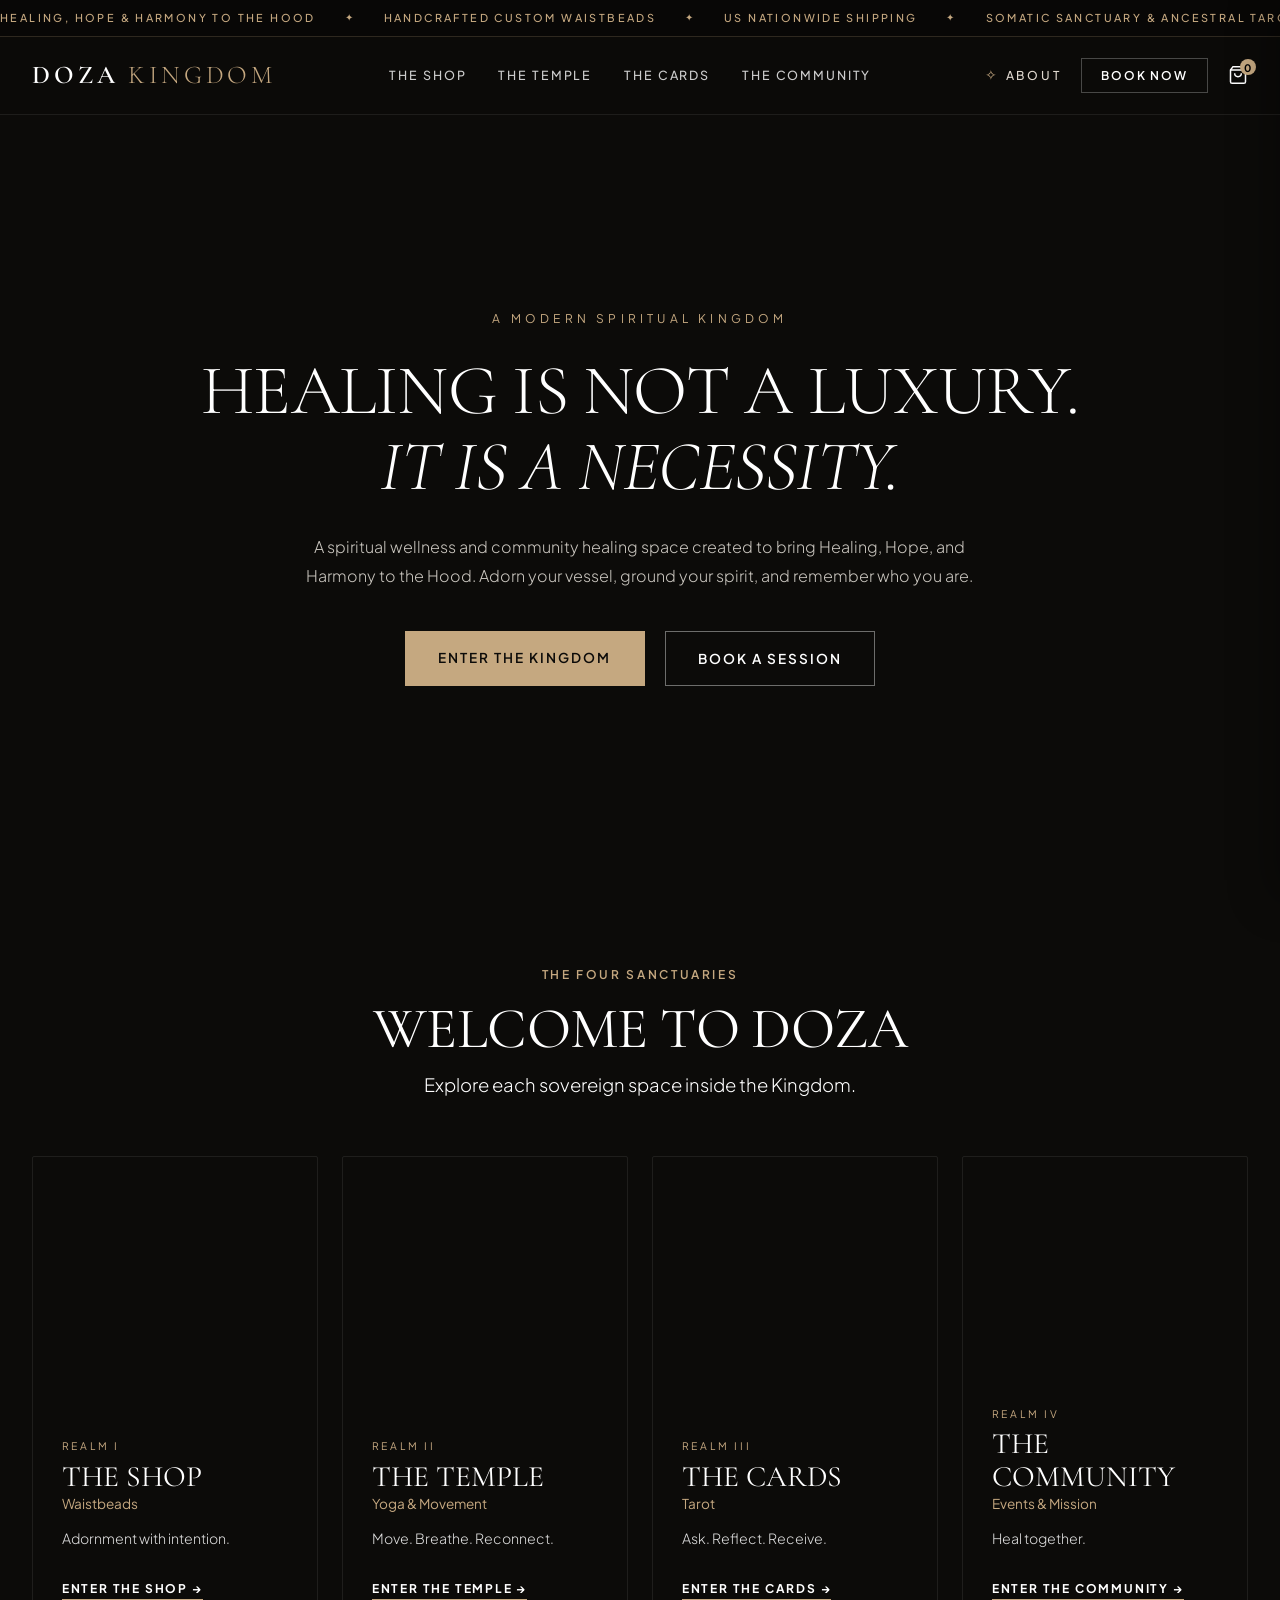
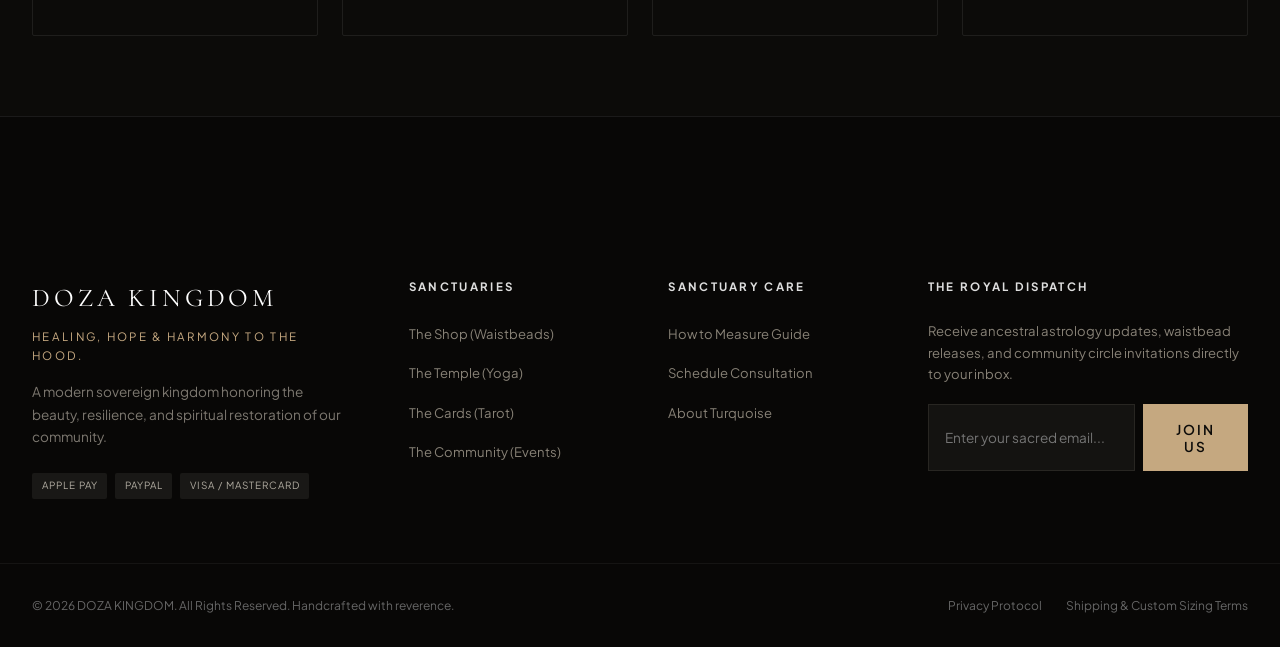
<file: index.html>
<!DOCTYPE html>
<html lang="en">
<head>
  <meta charset="UTF-8">
  <meta name="viewport" content="width=device-width, initial-scale=1.0">
  <title>Doza Kingdom | Modern Spiritual Kingdom &amp; Community Healing</title>
  <link rel="preconnect" href="https://fonts.googleapis.com">
  <link rel="preconnect" href="https://fonts.gstatic.com" crossorigin>
  <link href="https://fonts.googleapis.com/css2?family=Cormorant+Garamond:ital,wght@0,300;0,400;0,500;0,600;0,700;1,400&family=Plus+Jakarta+Sans:wght@300;400;500;600;700&display=swap" rel="stylesheet">
  <link rel="stylesheet" href="css/style.css">
  <link href="https://assets.calendly.com/assets/external/widget.css" rel="stylesheet">
<script src="https://assets.calendly.com/assets/external/widget.js" type="text/javascript" async></script>
</head>
<body>
  <!-- ANNOUNCEMENT BAR -->
 <!-- ANNOUNCEMENT BAR TICKER -->
<div class="announcement-bar">
  <div class="marquee-track">
    <div class="marquee-content">
      <span>HEALING, HOPE & HARMONY TO THE HOOD</span>
      <span class="marquee-star">✦</span>
      <span>HANDCRAFTED CUSTOM WAISTBEADS</span>
      <span class="marquee-star">✦</span>
      <span>US NATIONWIDE SHIPPING</span>
      <span class="marquee-star">✦</span>
      <span>SOMATIC SANCTUARY & ANCESTRAL TAROT</span>
      <span class="marquee-star">✦</span>
      <span>DOZA KINGDOM APOTHECARY</span>
      <span class="marquee-star">✦</span>
    </div>
    <div class="marquee-content" aria-hidden="true">
      <span>HEALING, HOPE & HARMONY TO THE HOOD</span>
      <span class="marquee-star">✦</span>
      <span>HANDCRAFTED CUSTOM WAISTBEADS</span>
      <span class="marquee-star">✦</span>
      <span>US NATIONWIDE SHIPPING</span>
      <span class="marquee-star">✦</span>
      <span>SOMATIC SANCTUARY & ANCESTRAL TAROT</span>
      <span class="marquee-star">✦</span>
      <span>DOZA KINGDOM APOTHECARY</span>
      <span class="marquee-star">✦</span>
    </div>
  </div>
</div>

<!-- NAVEGACIÓN -->
<header class="site-header" id="navbar">
  <div class="header-container">
    <a href="index.html" class="brand-logo">DOZA <span>KINGDOM</span></a>

    <!-- Solo los 4 reinos en el centro -->
    <nav class="nav-links">
      <a href="shop.html" class="nav-item">THE SHOP</a>
      <a href="temple.html" class="nav-item">THE TEMPLE</a>
      <a href="cards.html" class="nav-item">THE CARDS</a>
      <a href="community.html" class="nav-item">THE COMMUNITY</a>
    </nav>

    <!-- About va aquí en nav-actions para que quede separado -->
    <div class="nav-actions">
      <a href="about.html" class="nav-about-mystic">
        <span class="about-glyph">✧</span>
        <span class="about-text">ABOUT</span>
      </a>

      <button class="btn btn-outline-nav" onclick="openBookingModal('General')">BOOK NOW</button>
      
      <button class="cart-trigger-btn" onclick="toggleCartDrawer()" aria-label="Open cart">
        <svg width="20" height="20" viewBox="0 0 24 24" fill="none" stroke="currentColor" stroke-width="1.8">
          <path d="M6 2L3 6v14a2 2 0 0 0 2 2h14a2 2 0 0 0 2-2V6l-3-4z"></path>
          <line x1="3" y1="6" x2="21" y2="6"></line>
          <path d="M16 10a4 4 0 0 1-8 0"></path>
        </svg>
        <span class="cart-count-badge" id="cartCount">0</span>
      </button>

      <button class="mobile-toggle" id="menuToggle" aria-label="Toggle menu">
        <span></span><span></span><span></span>
      </button>
    </div>
  </div>
</header>

  <!-- MENÚ MÓVIL FULLSCREEN -->
  <div class="mobile-menu-overlay" id="mobileMenu">
    <div class="mobile-menu-header">
      <span class="brand-logo">DOZA</span>
      <button class="close-btn" id="closeMobileMenu">&times;</button>
    </div>
    <div class="mobile-menu-links">
      <a href="shop.html" class="mobile-nav-link">THE SHOP</a><a href="temple.html" class="mobile-nav-link">THE TEMPLE</a><a href="cards.html" class="mobile-nav-link">THE CARDS</a><a href="community.html" class="mobile-nav-link">THE COMMUNITY</a><a href="about.html" class="mobile-nav-link">ABOUT</a>
      <button class="btn btn-gold w-full mt-4" onclick="openBookingModal('General'); toggleMobileMenu(false);">BOOK EXPERIENCE</button>
    </div>
  </div>

  <main>
    <!-- HERO / ENTRADA -->
    <section class="hero-section" style="background-image: url('https://images.unsplash.com/photo-1506126613408-eca07ce68773?auto=format&fit=crop&w=1600&q=80');">
      <div class="hero-overlay"></div>
      <div class="hero-container">
        <span class="hero-eyebrow">A MODERN SPIRITUAL KINGDOM</span>
        <h1 class="hero-title">HEALING IS NOT A LUXURY.<br><span class="italic-serif">IT IS A NECESSITY.</span></h1>
        <p class="hero-description">
          A spiritual wellness and community healing space created to bring Healing, Hope, and Harmony to the Hood. Adorn your vessel, ground your spirit, and remember who you are.
        </p>
        <div class="hero-actions">
          <a href="#kingdom-portal" class="btn btn-gold">ENTER THE KINGDOM</a>
          <button class="btn btn-ghost" onclick="openBookingModal('General')">BOOK A SESSION</button>
        </div>
      </div>
    </section>

    <!-- THE KINGDOM: PORTAL A LAS 4 PÁGINAS -->
    <section class="section-container" id="kingdom-portal">
      <div class="text-center">
        <span class="sub-heading">THE FOUR SANCTUARIES</span>
        <h2 class="serif-title">WELCOME TO DOZA</h2>
        <p class="section-lead" style="margin: 0.5rem auto 0;">Explore each sovereign space inside the Kingdom.</p>
      </div>

      <div class="spaces-grid">
        <article class="space-card">
          <div class="space-card-bg" style="background-image: url('https://images.unsplash.com/photo-1611085583191-a3b181a88401?q=80&w=1000&auto=format&fit=crop');"></div>
          <div class="space-card-content">
            <span class="space-realm-tag">REALM I</span>
            <h3>THE SHOP</h3>
            <p class="space-sub">Waistbeads</p>
            <p class="space-tagline">Adornment with intention.</p>
            <a href="shop.html" class="space-cta-link">ENTER THE SHOP &rarr;</a>
          </div>
        </article>

        <article class="space-card">
          <div class="space-card-bg" style="background-image: url('https://images.unsplash.com/photo-1545205597-3d9d02c29597?q=80&w=1000&auto=format&fit=crop');"></div>
          <div class="space-card-content">
            <span class="space-realm-tag">REALM II</span>
            <h3>THE TEMPLE</h3>
            <p class="space-sub">Yoga &amp; Movement</p>
            <p class="space-tagline">Move. Breathe. Reconnect.</p>
            <a href="temple.html" class="space-cta-link">ENTER THE TEMPLE &rarr;</a>
          </div>
        </article>

        <article class="space-card">
          <div class="space-card-bg" style="background-image: url('https://images.unsplash.com/photo-1624274579623-18121fc8126e?q=80&w=1480&auto=format&fit=crop&ixlib=rb-4.1.0&ixid=M3wxMjA3fDB8MHxwaG90by1wYWdlfHx8fGVufDB8fHx8fA%3D%3D');"></div>
          <div class="space-card-content">
            <span class="space-realm-tag">REALM III</span>
            <h3>THE CARDS</h3>
            <p class="space-sub">Tarot</p>
            <p class="space-tagline">Ask. Reflect. Receive.</p>
            <a href="cards.html" class="space-cta-link">ENTER THE CARDS &rarr;</a>
          </div>
        </article>

        <article class="space-card">
          <div class="space-card-bg" style="background-image: url('https://images.unsplash.com/photo-1529156069898-49953e39b3ac?q=80&w=1000&auto=format&fit=crop');"></div>
          <div class="space-card-content">
            <span class="space-realm-tag">REALM IV</span>
            <h3>THE COMMUNITY</h3>
            <p class="space-sub">Events &amp; Mission</p>
            <p class="space-tagline">Heal together.</p>
            <a href="community.html" class="space-cta-link">ENTER THE COMMUNITY &rarr;</a>
          </div>
        </article>
      </div>
    </section>
  </main>

  <!-- PIE DE PÁGINA (FOOTER) -->
  <footer class="site-footer">
    <div class="section-container footer-grid">
      <div class="footer-col-brand">
        <span class="footer-logo">DOZA KINGDOM</span>
        <p class="footer-motto">HEALING, HOPE &amp; HARMONY TO THE HOOD.</p>
        <p class="footer-copy-text">A modern sovereign kingdom honoring the beauty, resilience, and spiritual restoration of our community.</p>
        <div class="payment-badges-row">
          <span class="badge-pill">APPLE PAY</span>
          <span class="badge-pill">PAYPAL</span>
          <span class="badge-pill">VISA / MASTERCARD</span>
        </div>
      </div>

      <div class="footer-col-links">
        <h6>SANCTUARIES</h6>
        <ul>
          <li><a href="shop.html">The Shop (Waistbeads)</a></li>
          <li><a href="temple.html">The Temple (Yoga)</a></li>
          <li><a href="cards.html">The Cards (Tarot)</a></li>
          <li><a href="community.html">The Community (Events)</a></li>
        </ul>
      </div>

      <div class="footer-col-links">
        <h6>SANCTUARY CARE</h6>
        <ul>
          <li><a href="javascript:void(0)" onclick="openMeasureModal()">How to Measure Guide</a></li>
          <li><a href="javascript:void(0)" onclick="openBookingModal('General')">Schedule Consultation</a></li>
          <li><a href="about.html">About Turquoise</a></li>
        </ul>
      </div>

      <div class="footer-col-newsletter">
        <h6>THE ROYAL DISPATCH</h6>
        <p>Receive ancestral astrology updates, waistbead releases, and community circle invitations directly to your inbox.</p>
        <form class="newsletter-form" onsubmit="event.preventDefault(); alert('Blessings! You are now subscribed to the Royal Dispatch.');">
          <input type="email" placeholder="Enter your sacred email..." required>
          <button type="submit" class="btn btn-gold">JOIN US</button>
        </form>
      </div>
    </div>

    <div class="footer-bottom-bar">
      <div class="section-container bottom-bar-flex">
        <span>&copy; 2026 DOZA KINGDOM. All Rights Reserved. Handcrafted with reverence.</span>
        <div class="legal-links">
          <a href="#">Privacy Protocol</a>
          <a href="#">Shipping &amp; Custom Sizing Terms</a>
        </div>
      </div>
    </div>
  </footer>

  <!-- MODAL: GUÍA DE MEDIDAS -->
  <div class="modal-overlay" id="measureModal">
    <div class="modal-dialog">
      <div class="modal-header">
        <h3 class="serif-title">HOW TO MEASURE FOR WAISTBEADS</h3>
        <button class="modal-close" onclick="closeModal('measureModal')">&times;</button>
      </div>
      <div class="modal-body">
        <p class="modal-lead">Because every Doza Kingdom waistbead is handcrafted specifically to your body, exact measurements are required. There is no one &ldquo;right&rdquo; place to wear them; you choose where they sit on your altar.</p>
        <div class="steps-flow">
          <div class="step-card"><span class="step-number">1</span><h4>Decide Your Placement</h4><p>High waist, natural mid-waist, or low hips.</p></div>
          <div class="step-card"><span class="step-number">2</span><h4>Relax Your Belly</h4><p>Stand naturally. Do NOT suck in your stomach.</p></div>
          <div class="step-card"><span class="step-number">3</span><h4>Measure Against Bare Skin</h4><p>Use a flexible measuring tape directly against skin.</p></div>
          <div class="step-card"><span class="step-number">4</span><h4>Double Check Your Number</h4><p>Enter the exact inches or centimeters on the product.</p></div>
        </div>
      </div>
      <div class="modal-footer">
        <button class="btn btn-gold w-full" onclick="closeModal('measureModal')">I HAVE MY MEASUREMENT</button>
      </div>
    </div>
  </div>



  <!-- CARRITO LATERAL (DRAWER) -->
  <div class="cart-drawer-overlay" id="cartOverlay" onclick="toggleCartDrawer()"></div>
  <aside class="cart-drawer" id="cartDrawer">
    <div class="cart-drawer-header">
      <div class="cart-title-row">
        <h3>YOUR SACRED ADORNMENT</h3>
        <span class="cart-counter-text" id="cartCountTitle">(0 items)</span>
      </div>
      <button class="close-cart-btn" onclick="toggleCartDrawer()">&times;</button>
    </div>
    <div class="cart-items-container" id="cartItemsList"></div>
    <div class="cart-drawer-footer">
      <div class="cart-subtotal-row"><span>SUBTOTAL</span><span class="cart-subtotal-price" id="cartSubtotal">$0.00 USD</span></div>
      <div class="checkout-actions">
        <button class="btn btn-express-apple" onclick="processCheckoutExpress('Apple Pay')">Buy with Apple Pay</button>
        <button class="btn btn-express-paypal" onclick="processCheckoutExpress('PayPal')">Checkout with PayPal</button>
        <button class="btn btn-gold w-full mt-2" onclick="processFullCheckout()">SECURE CHECKOUT &rarr;</button>
      </div>
    </div>
  </aside>

  <script src="js/main.js"></script>
</body>
</html>
</file>
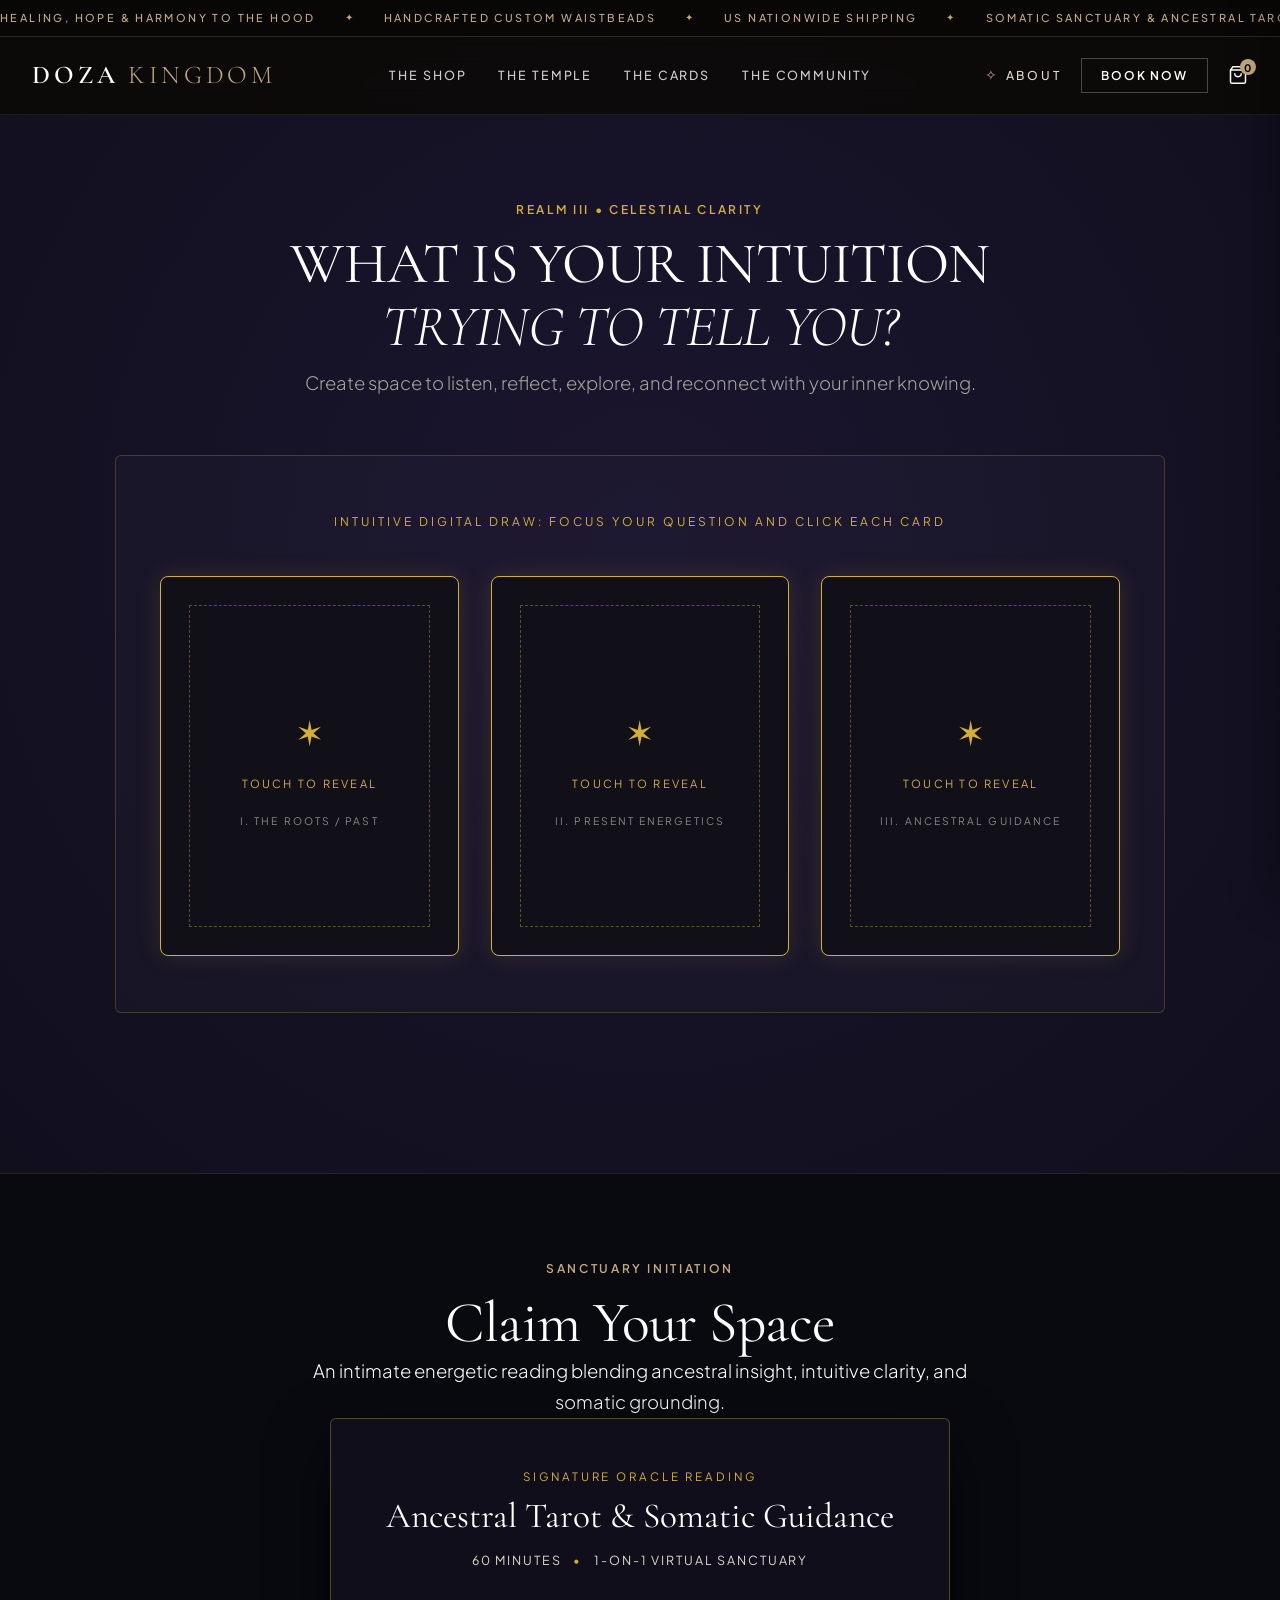
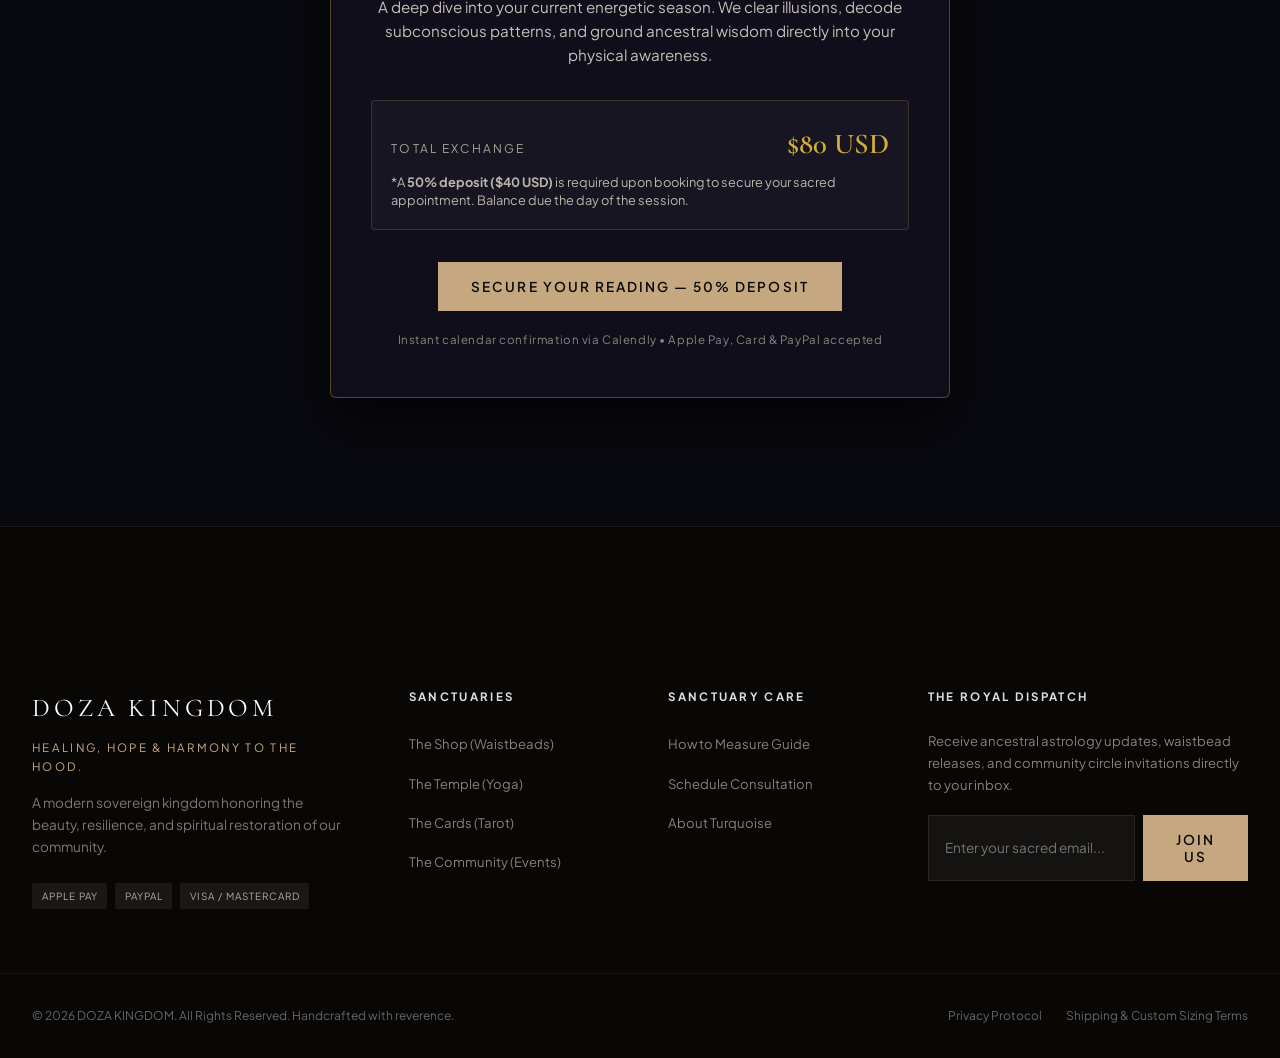
<file: cards.html>
<!DOCTYPE html>
<html lang="en">
<head>
  <meta charset="UTF-8">
  <meta name="viewport" content="width=device-width, initial-scale=1.0">
  <title>The Cards (Tarot &amp; Intuition) | Doza Kingdom</title>
  <link rel="preconnect" href="https://fonts.googleapis.com">
  <link rel="preconnect" href="https://fonts.gstatic.com" crossorigin>
  <link href="https://fonts.googleapis.com/css2?family=Cormorant+Garamond:ital,wght@0,300;0,400;0,500;0,600;0,700;1,400&family=Plus+Jakarta+Sans:wght@300;400;500;600;700&display=swap" rel="stylesheet">
  <link rel="stylesheet" href="css/style.css">
  <link href="https://assets.calendly.com/assets/external/widget.css" rel="stylesheet">
<script src="https://assets.calendly.com/assets/external/widget.js" type="text/javascript" async></script> 
</head>
<body class="cards-page-wrapper">
  <!-- ANNOUNCEMENT BAR -->
 <!-- ANNOUNCEMENT BAR (LUXURY INFINITE TICKER) -->
<div class="announcement-bar">
  <div class="marquee-track">
    <div class="marquee-content">
      <span>HEALING, HOPE & HARMONY TO THE HOOD</span>
      <span class="marquee-star">✦</span>
      <span>HANDCRAFTED CUSTOM WAISTBEADS</span>
      <span class="marquee-star">✦</span>
      <span>US NATIONWIDE SHIPPING</span>
      <span class="marquee-star">✦</span>
      <span>SOMATIC SANCTUARY & ANCESTRAL TAROT</span>
      <span class="marquee-star">✦</span>
      <span>DOZA KINGDOM APOTHECARY</span>
      <span class="marquee-star">✦</span>
    </div>
    <div class="marquee-content" aria-hidden="true">
      <span>HEALING, HOPE & HARMONY TO THE HOOD</span>
      <span class="marquee-star">✦</span>
      <span>HANDCRAFTED CUSTOM WAISTBEADS</span>
      <span class="marquee-star">✦</span>
      <span>US NATIONWIDE SHIPPING</span>
      <span class="marquee-star">✦</span>
      <span>SOMATIC SANCTUARY & ANCESTRAL TAROT</span>
      <span class="marquee-star">✦</span>
      <span>DOZA KINGDOM APOTHECARY</span>
      <span class="marquee-star">✦</span>
    </div>
  </div>
</div>

<!-- NAVEGACIÓN PRINCIPAL -->
<header class="site-header" id="navbar">
  <div class="header-container">
    <a href="index.html" class="brand-logo">DOZA <span>KINGDOM</span></a>

    <nav class="nav-links">
      <a href="shop.html" class="nav-item">THE SHOP</a>
      <a href="temple.html" class="nav-item">THE TEMPLE</a>
      <a href="cards.html" class="nav-item">THE CARDS</a>
      <a href="community.html" class="nav-item">THE COMMUNITY</a>
    </nav>

    <div class="nav-actions">
      <a href="about.html" class="nav-about-mystic">
        <span class="about-glyph">✧</span>
        <span class="about-text">ABOUT</span>
      </a>

      <button class="btn btn-outline-nav" onclick="openBookingModal('General')">BOOK NOW</button>
      
      <button class="cart-trigger-btn" onclick="toggleCartDrawer()" aria-label="Open cart">
        <svg width="20" height="20" viewBox="0 0 24 24" fill="none" stroke="currentColor" stroke-width="1.8">
          <path d="M6 2L3 6v14a2 2 0 0 0 2 2h14a2 2 0 0 0 2-2V6l-3-4z"></path>
          <line x1="3" y1="6" x2="21" y2="6"></line>
          <path d="M16 10a4 4 0 0 1-8 0"></path>
        </svg>
        <span class="cart-count-badge" id="cartCount">0</span>
      </button>

      <button class="mobile-toggle" id="menuToggle" aria-label="Toggle menu">
        <span></span><span></span><span></span>
      </button>
    </div>
  </div>
</header>

  <!-- MENÚ MÓVIL FULLSCREEN -->
  <div class="mobile-menu-overlay" id="mobileMenu">
    <div class="mobile-menu-header">
      <span class="brand-logo">DOZA</span>
      <button class="close-btn" id="closeMobileMenu">&times;</button>
    </div>
    <div class="mobile-menu-links">
      <a href="shop.html" class="mobile-nav-link">THE SHOP</a><a href="temple.html" class="mobile-nav-link">THE TEMPLE</a><a href="cards.html" class="mobile-nav-link">THE CARDS</a><a href="community.html" class="mobile-nav-link">THE COMMUNITY</a><a href="about.html" class="mobile-nav-link">ABOUT</a>
      <button class="btn btn-gold w-full mt-4" onclick="openBookingModal('General'); toggleMobileMenu(false);">BOOK EXPERIENCE</button>
    </div>
  </div>

  <main>
    <section class="section-container">
      <div class="text-center" style="margin-bottom: 3.5rem;">
        <span class="sub-heading gold-sub">REALM III &bull; CELESTIAL CLARITY</span>
        <h1 class="serif-title text-white">WHAT IS YOUR INTUITION<br><span class="italic-serif">TRYING TO TELL YOU?</span></h1>
        <p class="section-lead text-muted" style="margin: 0.5rem auto 0;">Create space to listen, reflect, explore, and reconnect with your inner knowing.</p>
      </div>

      <!-- DIGITAL DRAW INTERACTIVO -->
      <div class="interactive-tarot-deck">
        <div class="deck-prompt-bar">
          <span>INTUITIVE DIGITAL DRAW: Focus your question and click each card</span>
        </div>
        <div class="tarot-slots-grid">
          <div class="tarot-card-slot" id="cardSlot1" onclick="revealTarotCard(1)">
            <div class="card-inner">
              <div class="card-face card-back"><div class="card-back-ornament"><div class="moon-glyph">&sext;</div><span>TOUCH TO REVEAL</span><span class="slot-position">I. THE ROOTS / PAST</span></div></div>
              <div class="card-face card-front"><div class="revealed-tag">I. PAST LESSON</div><h4 class="revealed-name" id="cardName1">The High Priestess</h4><p class="revealed-meaning" id="cardDesc1">Inner stillness held answers that mental logic could not offer.</p></div>
            </div>
          </div>

          <div class="tarot-card-slot" id="cardSlot2" onclick="revealTarotCard(2)">
            <div class="card-inner">
              <div class="card-face card-back"><div class="card-back-ornament"><div class="moon-glyph">&sext;</div><span>TOUCH TO REVEAL</span><span class="slot-position">II. PRESENT ENERGETICS</span></div></div>
              <div class="card-face card-front"><div class="revealed-tag">II. PRESENT STATE</div><h4 class="revealed-name" id="cardName2">The Empress</h4><p class="revealed-meaning" id="cardDesc2">A cycle of fertile creation, sensual replenishment, and receiving beauty.</p></div>
            </div>
          </div>

          <div class="tarot-card-slot" id="cardSlot3" onclick="revealTarotCard(3)">
            <div class="card-inner">
              <div class="card-face card-back"><div class="card-back-ornament"><div class="moon-glyph">&sext;</div><span>TOUCH TO REVEAL</span><span class="slot-position">III. ANCESTRAL GUIDANCE</span></div></div>
              <div class="card-face card-front"><div class="revealed-tag">III. SACRED INVITATION</div><h4 class="revealed-name" id="cardName3">The Star</h4><p class="revealed-meaning" id="cardDesc3">Hope restored to your deepest waters. Walk forward unburdened.</p></div>
            </div>
          </div>
        </div>
      </div>

     
</section>

<!-- SECCIÓN DE RESERVA ÚNICA (TAROT SANCTUARY) -->
<section class="tarot-booking-sanctuary" id="bookingSection">
  <div class="container text-center">
    <span class="sub-heading">SANCTUARY INITIATION</span>
    <h2 class="serif-title mb-3">Claim Your Space</h2>
    <p class="section-lead mx-auto mb-5">
      An intimate energetic reading blending ancestral insight, intuitive clarity, and somatic grounding.
    </p>

    <!-- Caja única de reserva centrada -->
    <div class="tarot-single-card">
      <span class="service-kicker">SIGNATURE ORACLE READING</span>
      <h3 class="service-title">Ancestral Tarot & Somatic Guidance</h3>
      
      <div class="service-meta-tags">
        <span>60 MINUTES</span>
        <span class="meta-dot">•</span>
        <span>1-ON-1 VIRTUAL SANCTUARY</span>
      </div>

      <p class="service-description">
        A deep dive into your current energetic season. We clear illusions, decode subconscious patterns, and ground ancestral wisdom directly into your physical awareness.
      </p>

      <!-- Inversión y depósito del 50% -->
      <div class="tarot-price-pill">
        <div class="price-main">
          <span class="price-title">TOTAL EXCHANGE</span>
          <span class="price-num">$80 USD</span>
        </div>
        <p class="deposit-detail">
          *A <strong>50% deposit ($40 USD)</strong> is required upon booking to secure your sacred appointment. Balance due the day of the session.
        </p>
      </div>

      <!-- Botón directo a Calendly -->
      <button class="btn btn-gold w-100" onclick="openBookingModal('Tarot')">
        SECURE YOUR READING — 50% DEPOSIT
      </button>

      <span class="secure-tag">
        Instant calendar confirmation via Calendly • Apple Pay, Card & PayPal accepted
      </span>
    </div>
  </div>
</section>
  </main>

  <!-- PIE DE PÁGINA (FOOTER) -->
  <footer class="site-footer">
    <div class="section-container footer-grid">
      <div class="footer-col-brand">
        <span class="footer-logo">DOZA KINGDOM</span>
        <p class="footer-motto">HEALING, HOPE &amp; HARMONY TO THE HOOD.</p>
        <p class="footer-copy-text">A modern sovereign kingdom honoring the beauty, resilience, and spiritual restoration of our community.</p>
        <div class="payment-badges-row">
          <span class="badge-pill">APPLE PAY</span>
          <span class="badge-pill">PAYPAL</span>
          <span class="badge-pill">VISA / MASTERCARD</span>
        </div>
      </div>

      <div class="footer-col-links">
        <h6>SANCTUARIES</h6>
        <ul>
          <li><a href="shop.html">The Shop (Waistbeads)</a></li>
          <li><a href="temple.html">The Temple (Yoga)</a></li>
          <li><a href="cards.html">The Cards (Tarot)</a></li>
          <li><a href="community.html">The Community (Events)</a></li>
        </ul>
      </div>

      <div class="footer-col-links">
        <h6>SANCTUARY CARE</h6>
        <ul>
          <li><a href="javascript:void(0)" onclick="openMeasureModal()">How to Measure Guide</a></li>
          <li><a href="javascript:void(0)" onclick="openBookingModal('General')">Schedule Consultation</a></li>
          <li><a href="about.html">About Turquoise</a></li>
        </ul>
      </div>

      <div class="footer-col-newsletter">
        <h6>THE ROYAL DISPATCH</h6>
        <p>Receive ancestral astrology updates, waistbead releases, and community circle invitations directly to your inbox.</p>
        <form class="newsletter-form" onsubmit="event.preventDefault(); alert('Blessings! You are now subscribed to the Royal Dispatch.');">
          <input type="email" placeholder="Enter your sacred email..." required>
          <button type="submit" class="btn btn-gold">JOIN US</button>
        </form>
      </div>
    </div>

    <div class="footer-bottom-bar">
      <div class="section-container bottom-bar-flex">
        <span>&copy; 2026 DOZA KINGDOM. All Rights Reserved. Handcrafted with reverence.</span>
        <div class="legal-links">
          <a href="#">Privacy Protocol</a>
          <a href="#">Shipping &amp; Custom Sizing Terms</a>
        </div>
      </div>
    </div>
  </footer>

  <!-- MODAL: GUÍA DE MEDIDAS -->
  <div class="modal-overlay" id="measureModal">
    <div class="modal-dialog">
      <div class="modal-header">
        <h3 class="serif-title">HOW TO MEASURE FOR WAISTBEADS</h3>
        <button class="modal-close" onclick="closeModal('measureModal')">&times;</button>
      </div>
      <div class="modal-body">
        <p class="modal-lead">Because every Doza Kingdom waistbead is handcrafted specifically to your body, exact measurements are required. There is no one &ldquo;right&rdquo; place to wear them; you choose where they sit on your altar.</p>
        <div class="steps-flow">
          <div class="step-card"><span class="step-number">1</span><h4>Decide Your Placement</h4><p>High waist, natural mid-waist, or low hips.</p></div>
          <div class="step-card"><span class="step-number">2</span><h4>Relax Your Belly</h4><p>Stand naturally. Do NOT suck in your stomach.</p></div>
          <div class="step-card"><span class="step-number">3</span><h4>Measure Against Bare Skin</h4><p>Use a flexible measuring tape directly against skin.</p></div>
          <div class="step-card"><span class="step-number">4</span><h4>Double Check Your Number</h4><p>Enter the exact inches or centimeters on the product.</p></div>
        </div>
      </div>
      <div class="modal-footer">
        <button class="btn btn-gold w-full" onclick="closeModal('measureModal')">I HAVE MY MEASUREMENT</button>
      </div>
    </div>
  </div>


  <!-- CARRITO LATERAL (DRAWER) -->
  <div class="cart-drawer-overlay" id="cartOverlay" onclick="toggleCartDrawer()"></div>
  <aside class="cart-drawer" id="cartDrawer">
    <div class="cart-drawer-header">
      <div class="cart-title-row">
        <h3>YOUR SACRED ADORNMENT</h3>
        <span class="cart-counter-text" id="cartCountTitle">(0 items)</span>
      </div>
      <button class="close-cart-btn" onclick="toggleCartDrawer()">&times;</button>
    </div>
    <div class="cart-items-container" id="cartItemsList"></div>
    <div class="cart-drawer-footer">
      <div class="cart-subtotal-row"><span>SUBTOTAL</span><span class="cart-subtotal-price" id="cartSubtotal">$0.00 USD</span></div>
      <div class="checkout-actions">
        <button class="btn btn-express-apple" onclick="processCheckoutExpress('Apple Pay')">Buy with Apple Pay</button>
        <button class="btn btn-express-paypal" onclick="processCheckoutExpress('PayPal')">Checkout with PayPal</button>
        <button class="btn btn-gold w-full mt-2" onclick="processFullCheckout()">SECURE CHECKOUT &rarr;</button>
      </div>
    </div>
  </aside>

  <script src="js/main.js"></script>
</body>
</html>
</file>
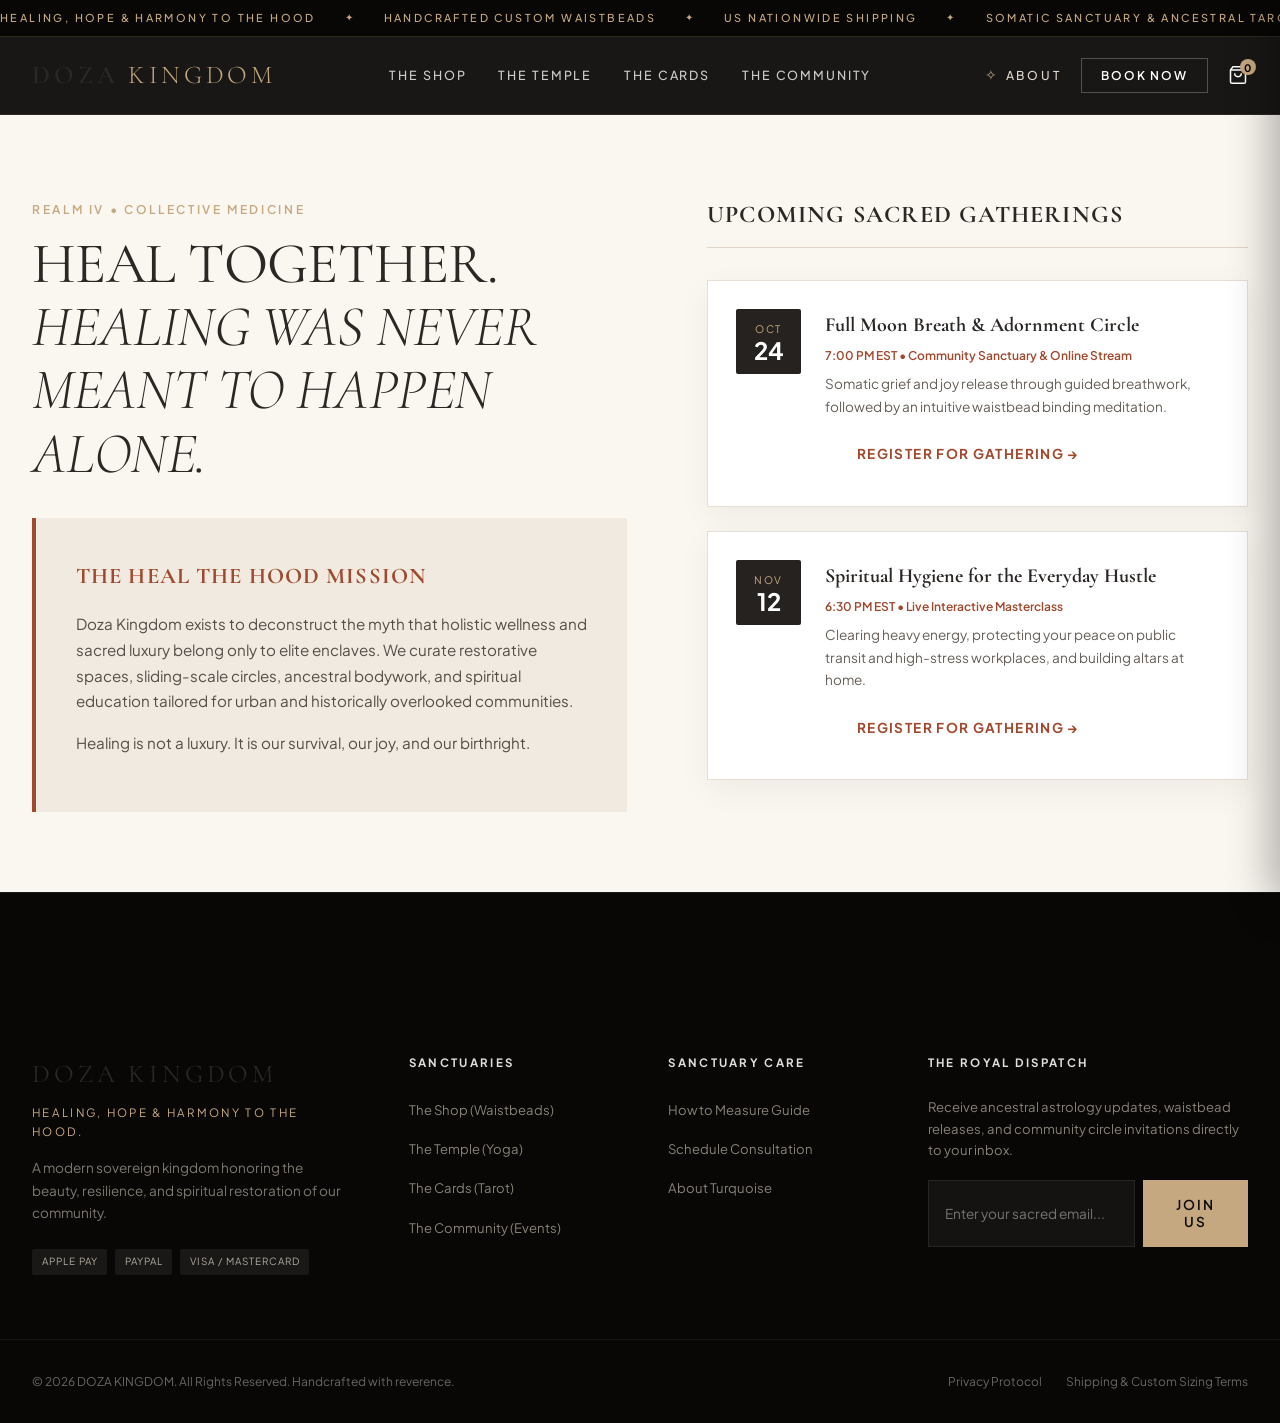
<file: community.html>
<!DOCTYPE html>
<html lang="en">
<head>
  <meta charset="UTF-8">
  <meta name="viewport" content="width=device-width, initial-scale=1.0">
  <title>The Community &amp; Heal the Hood | Doza Kingdom</title>
  <link rel="preconnect" href="https://fonts.googleapis.com">
  <link rel="preconnect" href="https://fonts.gstatic.com" crossorigin>
  <link href="https://fonts.googleapis.com/css2?family=Cormorant+Garamond:ital,wght@0,300;0,400;0,500;0,600;0,700;1,400&family=Plus+Jakarta+Sans:wght@300;400;500;600;700&display=swap" rel="stylesheet">
  <link rel="stylesheet" href="css/style.css">
</head>
<body class="community-page-wrapper">
  <!-- ANNOUNCEMENT BAR -->
 <!-- ANNOUNCEMENT BAR (LUXURY INFINITE TICKER) -->
<div class="announcement-bar">
  <div class="marquee-track">
    <div class="marquee-content">
      <span>HEALING, HOPE & HARMONY TO THE HOOD</span>
      <span class="marquee-star">✦</span>
      <span>HANDCRAFTED CUSTOM WAISTBEADS</span>
      <span class="marquee-star">✦</span>
      <span>US NATIONWIDE SHIPPING</span>
      <span class="marquee-star">✦</span>
      <span>SOMATIC SANCTUARY & ANCESTRAL TAROT</span>
      <span class="marquee-star">✦</span>
      <span>DOZA KINGDOM APOTHECARY</span>
      <span class="marquee-star">✦</span>
    </div>
    <div class="marquee-content" aria-hidden="true">
      <span>HEALING, HOPE & HARMONY TO THE HOOD</span>
      <span class="marquee-star">✦</span>
      <span>HANDCRAFTED CUSTOM WAISTBEADS</span>
      <span class="marquee-star">✦</span>
      <span>US NATIONWIDE SHIPPING</span>
      <span class="marquee-star">✦</span>
      <span>SOMATIC SANCTUARY & ANCESTRAL TAROT</span>
      <span class="marquee-star">✦</span>
      <span>DOZA KINGDOM APOTHECARY</span>
      <span class="marquee-star">✦</span>
    </div>
  </div>
</div>

<!-- NAVEGACIÓN PRINCIPAL -->
<header class="site-header" id="navbar">
  <div class="header-container">
    <a href="index.html" class="brand-logo">DOZA <span>KINGDOM</span></a>

    <nav class="nav-links">
      <a href="shop.html" class="nav-item">THE SHOP</a>
      <a href="temple.html" class="nav-item">THE TEMPLE</a>
      <a href="cards.html" class="nav-item">THE CARDS</a>
      <a href="community.html" class="nav-item">THE COMMUNITY</a>
    </nav>

    <div class="nav-actions">
      <a href="about.html" class="nav-about-mystic">
        <span class="about-glyph">✧</span>
        <span class="about-text">ABOUT</span>
      </a>

      <button class="btn btn-outline-nav" onclick="openBookingModal('General')">BOOK NOW</button>
      
      <button class="cart-trigger-btn" onclick="toggleCartDrawer()" aria-label="Open cart">
        <svg width="20" height="20" viewBox="0 0 24 24" fill="none" stroke="currentColor" stroke-width="1.8">
          <path d="M6 2L3 6v14a2 2 0 0 0 2 2h14a2 2 0 0 0 2-2V6l-3-4z"></path>
          <line x1="3" y1="6" x2="21" y2="6"></line>
          <path d="M16 10a4 4 0 0 1-8 0"></path>
        </svg>
        <span class="cart-count-badge" id="cartCount">0</span>
      </button>

      <button class="mobile-toggle" id="menuToggle" aria-label="Toggle menu">
        <span></span><span></span><span></span>
      </button>
    </div>
  </div>
</header>

  

  <!-- MENÚ MÓVIL FULLSCREEN -->
  <div class="mobile-menu-overlay" id="mobileMenu">
    <div class="mobile-menu-header">
      <span class="brand-logo">DOZA</span>
      <button class="close-btn" id="closeMobileMenu">&times;</button>
    </div>
    <div class="mobile-menu-links">
      <a href="shop.html" class="mobile-nav-link">THE SHOP</a><a href="temple.html" class="mobile-nav-link">THE TEMPLE</a><a href="cards.html" class="mobile-nav-link">THE CARDS</a><a href="community.html" class="mobile-nav-link">THE COMMUNITY</a><a href="about.html" class="mobile-nav-link">ABOUT</a>
      <button class="btn btn-gold w-full mt-4" onclick="openBookingModal('General'); toggleMobileMenu(false);">BOOK EXPERIENCE</button>
    </div>
  </div>

  <main>
    <section class="section-container">
      <div class="community-grid">
        <div>
          <span class="sub-heading">REALM IV &bull; COLLECTIVE MEDICINE</span>
          <h1 class="serif-title">HEAL TOGETHER.<br><span class="italic-serif">HEALING WAS NEVER MEANT TO HAPPEN ALONE.</span></h1>
          
          <div class="mission-callout">
            <h4>THE HEAL THE HOOD MISSION</h4>
            <p>Doza Kingdom exists to deconstruct the myth that holistic wellness and sacred luxury belong only to elite enclaves. We curate restorative spaces, sliding-scale circles, ancestral bodywork, and spiritual education tailored for urban and historically overlooked communities.</p>
            <p>Healing is not a luxury. It is our survival, our joy, and our birthright.</p>
          </div>
        </div>

        <div>
          <h3 class="events-section-title">UPCOMING SACRED GATHERINGS</h3>
          <div class="community-events">
            <div class="event-card">
              <div class="event-date-box"><span class="month">OCT</span><span class="day">24</span></div>
              <div class="event-info">
                <h4>Full Moon Breath &amp; Adornment Circle</h4>
                <p class="event-meta">7:00 PM EST &bull; Community Sanctuary &amp; Online Stream</p>
                <p class="event-desc">Somatic grief and joy release through guided breathwork, followed by an intuitive waistbead binding meditation.</p>
                <button class="btn btn-rsvp" onclick="openRsvpModal('Full Moon Breath & Adornment Circle')">REGISTER FOR GATHERING &rarr;</button>
              </div>
            </div>

            <div class="event-card">
              <div class="event-date-box"><span class="month">NOV</span><span class="day">12</span></div>
              <div class="event-info">
                <h4>Spiritual Hygiene for the Everyday Hustle</h4>
                <p class="event-meta">6:30 PM EST &bull; Live Interactive Masterclass</p>
                <p class="event-desc">Clearing heavy energy, protecting your peace on public transit and high-stress workplaces, and building altars at home.</p>
                <button class="btn btn-rsvp" onclick="openRsvpModal('Spiritual Hygiene Masterclass')">REGISTER FOR GATHERING &rarr;</button>
              </div>
            </div>
          </div>
        </div>
      </div>
    </section>
  </main>

  <!-- MODAL: RSVP -->
  <div class="modal-overlay" id="rsvpModal">
    <div class="modal-dialog">
      <div class="modal-header">
        <h3 class="serif-title">COMMUNITY GATHERING RSVP</h3>
        <button class="modal-close" onclick="closeModal('rsvpModal')">&times;</button>
      </div>
      <div class="modal-body">
        <h4 id="rsvpEventTitle">Event Title</h4>
        <p class="modal-lead mt-2">Space is intentionally limited to cultivate intimacy, emotional safety, and collective presence.</p>
        <form onsubmit="handleRsvpSubmit(event)">
          <div class="form-group"><label for="rsvpName">YOUR NAME</label><input type="text" id="rsvpName" required placeholder="Your name"></div>
          <div class="form-group"><label for="rsvpEmail">YOUR EMAIL</label><input type="email" id="rsvpEmail" required placeholder="your.email@gmail.com"></div>
          <div class="form-group"><label for="rsvpAttendance">ATTENDANCE</label><select id="rsvpAttendance"><option value="In-Person">In-Person (Sanctuary)</option><option value="Virtual">Virtual Broadcast</option></select></div>
          <button type="submit" class="btn btn-gold w-full mt-3">CONFIRM REGISTRATION</button>
        </form>
      </div>
    </div>
  </div>

  <!-- PIE DE PÁGINA (FOOTER) -->
  <footer class="site-footer">
    <div class="section-container footer-grid">
      <div class="footer-col-brand">
        <span class="footer-logo">DOZA KINGDOM</span>
        <p class="footer-motto">HEALING, HOPE &amp; HARMONY TO THE HOOD.</p>
        <p class="footer-copy-text">A modern sovereign kingdom honoring the beauty, resilience, and spiritual restoration of our community.</p>
        <div class="payment-badges-row">
          <span class="badge-pill">APPLE PAY</span>
          <span class="badge-pill">PAYPAL</span>
          <span class="badge-pill">VISA / MASTERCARD</span>
        </div>
      </div>

      <div class="footer-col-links">
        <h6>SANCTUARIES</h6>
        <ul>
          <li><a href="shop.html">The Shop (Waistbeads)</a></li>
          <li><a href="temple.html">The Temple (Yoga)</a></li>
          <li><a href="cards.html">The Cards (Tarot)</a></li>
          <li><a href="community.html">The Community (Events)</a></li>
        </ul>
      </div>

      <div class="footer-col-links">
        <h6>SANCTUARY CARE</h6>
        <ul>
          <li><a href="javascript:void(0)" onclick="openMeasureModal()">How to Measure Guide</a></li>
          <li><a href="javascript:void(0)" onclick="openBookingModal('General')">Schedule Consultation</a></li>
          <li><a href="about.html">About Turquoise</a></li>
        </ul>
      </div>

      <div class="footer-col-newsletter">
        <h6>THE ROYAL DISPATCH</h6>
        <p>Receive ancestral astrology updates, waistbead releases, and community circle invitations directly to your inbox.</p>
        <form class="newsletter-form" onsubmit="event.preventDefault(); alert('Blessings! You are now subscribed to the Royal Dispatch.');">
          <input type="email" placeholder="Enter your sacred email..." required>
          <button type="submit" class="btn btn-gold">JOIN US</button>
        </form>
      </div>
    </div>

    <div class="footer-bottom-bar">
      <div class="section-container bottom-bar-flex">
        <span>&copy; 2026 DOZA KINGDOM. All Rights Reserved. Handcrafted with reverence.</span>
        <div class="legal-links">
          <a href="#">Privacy Protocol</a>
          <a href="#">Shipping &amp; Custom Sizing Terms</a>
        </div>
      </div>
    </div>
  </footer>

  <!-- MODAL: GUÍA DE MEDIDAS -->
  <div class="modal-overlay" id="measureModal">
    <div class="modal-dialog">
      <div class="modal-header">
        <h3 class="serif-title">HOW TO MEASURE FOR WAISTBEADS</h3>
        <button class="modal-close" onclick="closeModal('measureModal')">&times;</button>
      </div>
      <div class="modal-body">
        <p class="modal-lead">Because every Doza Kingdom waistbead is handcrafted specifically to your body, exact measurements are required. There is no one &ldquo;right&rdquo; place to wear them; you choose where they sit on your altar.</p>
        <div class="steps-flow">
          <div class="step-card"><span class="step-number">1</span><h4>Decide Your Placement</h4><p>High waist, natural mid-waist, or low hips.</p></div>
          <div class="step-card"><span class="step-number">2</span><h4>Relax Your Belly</h4><p>Stand naturally. Do NOT suck in your stomach.</p></div>
          <div class="step-card"><span class="step-number">3</span><h4>Measure Against Bare Skin</h4><p>Use a flexible measuring tape directly against skin.</p></div>
          <div class="step-card"><span class="step-number">4</span><h4>Double Check Your Number</h4><p>Enter the exact inches or centimeters on the product.</p></div>
        </div>
      </div>
      <div class="modal-footer">
        <button class="btn btn-gold w-full" onclick="closeModal('measureModal')">I HAVE MY MEASUREMENT</button>
      </div>
    </div>
  </div>

  <!-- MODAL: RESERVAS UNIFICADAS -->
  <div class="modal-overlay" id="bookingModal">
    <div class="modal-dialog">
      <div class="modal-header">
        <h3 class="serif-title">BOOK YOUR SACRED EXPERIENCE</h3>
        <button class="modal-close" onclick="closeModal('bookingModal')">&times;</button>
      </div>
      <div class="modal-body">
        <form id="bookingForm" onsubmit="handleBookingSubmit(event)">
          <div class="form-group">
            <label for="bookingService">SELECT SERVICE</label>
            <select id="bookingService" required>
              <option value="">-- Choose Experience --</option>
              <optgroup label="The Temple (Yoga &amp; Movement)">
                <option value="Yoga: Somatic Nervous System Release">Somatic Nervous System Release ($45)</option>
                <option value="Yoga: Sacred Grounding Flow">Sacred Grounding Flow ($55)</option>
                <option value="Yoga: 1-on-1 Somatic Portal">1:1 Somatic Portal ($120)</option>
              </optgroup>
              <optgroup label="The Cards (Tarot Readings)">
                <option value="Tarot: Ancestral Mirror Reading">Ancestral Mirror Reading ($75)</option>
                <option value="Tarot: Sovereignty &amp; Alignment Reading">Sovereignty &amp; Alignment Reading ($110)</option>
              </optgroup>
            </select>
          </div>
          <div class="form-row">
            <div class="form-group half"><label for="bookingDate">DATE</label><input type="date" id="bookingDate" required></div>
            <div class="form-group half"><label for="bookingTime">TIME (EST)</label><select id="bookingTime"><option value="11:00 AM">11:00 AM EST</option><option value="02:00 PM">02:00 PM EST</option><option value="05:30 PM">05:30 PM EST</option></select></div>
          </div>
          <div class="form-group"><label for="clientName">YOUR NAME</label><input type="text" id="clientName" required placeholder="Full Name"></div>
          <div class="form-group"><label for="clientEmail">YOUR EMAIL</label><input type="email" id="clientEmail" required placeholder="name@email.com"></div>
          <button type="submit" class="btn btn-gold w-full mt-3">CONFIRM RESERVATION</button>
        </form>
      </div>
    </div>
  </div>

  <!-- CARRITO LATERAL (DRAWER) -->
  <div class="cart-drawer-overlay" id="cartOverlay" onclick="toggleCartDrawer()"></div>
  <aside class="cart-drawer" id="cartDrawer">
    <div class="cart-drawer-header">
      <div class="cart-title-row">
        <h3>YOUR SACRED ADORNMENT</h3>
        <span class="cart-counter-text" id="cartCountTitle">(0 items)</span>
      </div>
      <button class="close-cart-btn" onclick="toggleCartDrawer()">&times;</button>
    </div>
    <div class="cart-items-container" id="cartItemsList"></div>
    <div class="cart-drawer-footer">
      <div class="cart-subtotal-row"><span>SUBTOTAL</span><span class="cart-subtotal-price" id="cartSubtotal">$0.00 USD</span></div>
      <div class="checkout-actions">
        <button class="btn btn-express-apple" onclick="processCheckoutExpress('Apple Pay')">Buy with Apple Pay</button>
        <button class="btn btn-express-paypal" onclick="processCheckoutExpress('PayPal')">Checkout with PayPal</button>
        <button class="btn btn-gold w-full mt-2" onclick="processFullCheckout()">SECURE CHECKOUT &rarr;</button>
      </div>
    </div>
  </aside>

  <script src="js/main.js"></script>
</body>
</html>
</file>
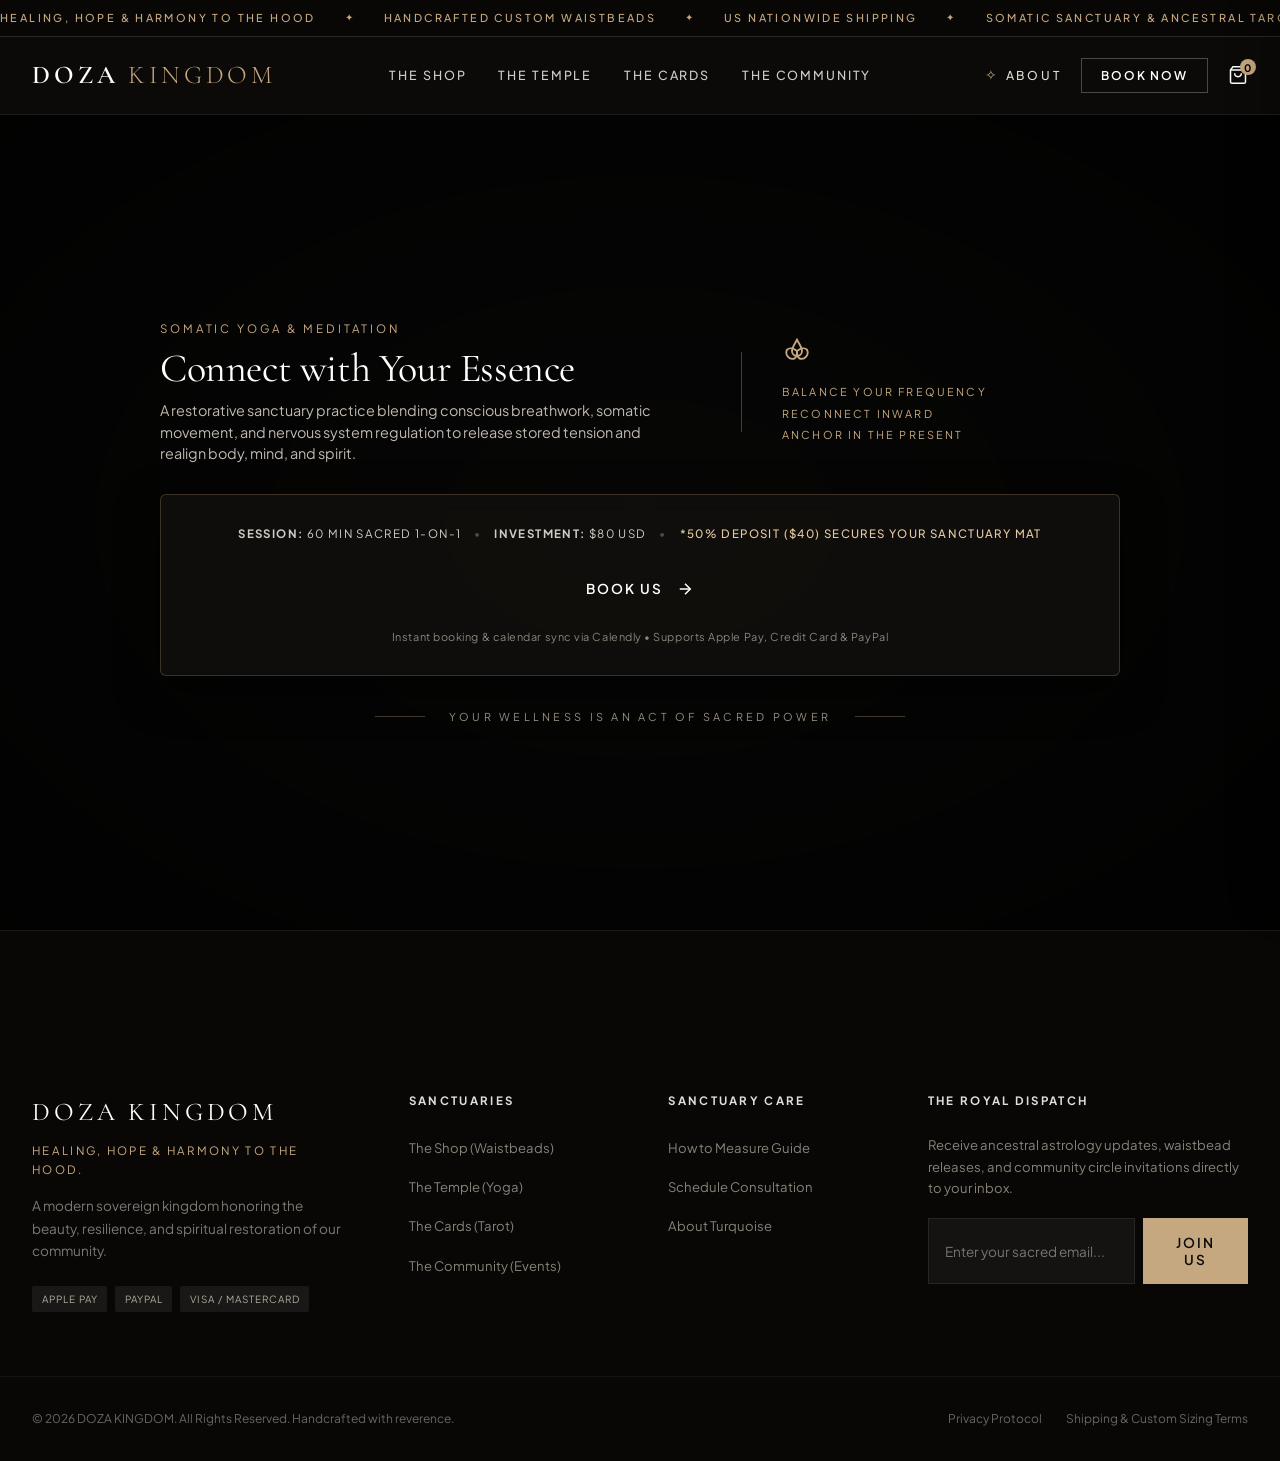
<file: temple.html>
<!DOCTYPE html>
<html lang="en">
<head>
  <meta charset="UTF-8">
  <meta name="viewport" content="width=device-width, initial-scale=1.0">
  <title>The Temple (Yoga &amp; Movement) | Doza Kingdom</title>
  <link rel="preconnect" href="https://fonts.googleapis.com">
  <link rel="preconnect" href="https://fonts.gstatic.com" crossorigin>
  <link href="https://fonts.googleapis.com/css2?family=Cormorant+Garamond:ital,wght@0,300;0,400;0,500;0,600;0,700;1,400&family=Plus+Jakarta+Sans:wght@300;400;500;600;700&display=swap" rel="stylesheet">
  <link rel="stylesheet" href="css/style.css">
  <link href="https://assets.calendly.com/assets/external/widget.css" rel="stylesheet">
<script src="https://assets.calendly.com/assets/external/widget.js" type="text/javascript" async></script>
</head>
<body class="temple-page-wrapper">

<!-- ANNOUNCEMENT BAR (LUXURY INFINITE TICKER) -->
<div class="announcement-bar">
  <div class="marquee-track">
    <div class="marquee-content">
      <span>HEALING, HOPE & HARMONY TO THE HOOD</span>
      <span class="marquee-star">✦</span>
      <span>HANDCRAFTED CUSTOM WAISTBEADS</span>
      <span class="marquee-star">✦</span>
      <span>US NATIONWIDE SHIPPING</span>
      <span class="marquee-star">✦</span>
      <span>SOMATIC SANCTUARY & ANCESTRAL TAROT</span>
      <span class="marquee-star">✦</span>
      <span>DOZA KINGDOM APOTHECARY</span>
      <span class="marquee-star">✦</span>
    </div>
    <div class="marquee-content" aria-hidden="true">
      <span>HEALING, HOPE & HARMONY TO THE HOOD</span>
      <span class="marquee-star">✦</span>
      <span>HANDCRAFTED CUSTOM WAISTBEADS</span>
      <span class="marquee-star">✦</span>
      <span>US NATIONWIDE SHIPPING</span>
      <span class="marquee-star">✦</span>
      <span>SOMATIC SANCTUARY & ANCESTRAL TAROT</span>
      <span class="marquee-star">✦</span>
      <span>DOZA KINGDOM APOTHECARY</span>
      <span class="marquee-star">✦</span>
    </div>
  </div>
</div>

<!-- NAVEGACIÓN PRINCIPAL -->
<header class="site-header" id="navbar">
  <div class="header-container">
    <a href="index.html" class="brand-logo">DOZA <span>KINGDOM</span></a>

    <nav class="nav-links">
      <a href="shop.html" class="nav-item">THE SHOP</a>
      <a href="temple.html" class="nav-item">THE TEMPLE</a>
      <a href="cards.html" class="nav-item">THE CARDS</a>
      <a href="community.html" class="nav-item">THE COMMUNITY</a>
    </nav>

    <div class="nav-actions">
      <a href="about.html" class="nav-about-mystic">
        <span class="about-glyph">✧</span>
        <span class="about-text">ABOUT</span>
      </a>

      <button class="btn btn-outline-nav" onclick="openBookingModal('General')">BOOK NOW</button>
      
      <button class="cart-trigger-btn" onclick="toggleCartDrawer()" aria-label="Open cart">
        <svg width="20" height="20" viewBox="0 0 24 24" fill="none" stroke="currentColor" stroke-width="1.8">
          <path d="M6 2L3 6v14a2 2 0 0 0 2 2h14a2 2 0 0 0 2-2V6l-3-4z"></path>
          <line x1="3" y1="6" x2="21" y2="6"></line>
          <path d="M16 10a4 4 0 0 1-8 0"></path>
        </svg>
        <span class="cart-count-badge" id="cartCount">0</span>
      </button>

      <button class="mobile-toggle" id="menuToggle" aria-label="Toggle menu">
        <span></span><span></span><span></span>
      </button>
    </div>
  </div>
</header>
  <!-- MENÚ MÓVIL FULLSCREEN -->
  <div class="mobile-menu-overlay" id="mobileMenu">
    <div class="mobile-menu-header">
      <span class="brand-logo">DOZA</span>
      <button class="close-btn" id="closeMobileMenu">&times;</button>
    </div>
    <div class="mobile-menu-links">
      <a href="shop.html" class="mobile-nav-link">THE SHOP</a><a href="temple.html" class="mobile-nav-link">THE TEMPLE</a><a href="cards.html" class="mobile-nav-link">THE CARDS</a><a href="community.html" class="mobile-nav-link">THE COMMUNITY</a><a href="about.html" class="mobile-nav-link">ABOUT</a>
      <button class="btn btn-gold w-full mt-4" onclick="openBookingModal('General'); toggleMobileMenu(false);">BOOK EXPERIENCE</button>
    </div>
  </div>

  <main>
 <!-- SECCIÓN TEMPLE HERO (ESTILO IMAGEN) -->
<!-- TEMPLE HERO SANCTUARY (ABOVE THE FOLD - US LUXURY MARKET) -->
<section class="temple-zen-hero">
  <div class="container temple-zen-container">
    
    <!-- Encabezado editorial superior dividido -->
    <div class="temple-zen-header">
      <div class="zen-header-left">
        <span class="zen-kicker">SOMATIC YOGA & MEDITATION</span>
        <h1 class="zen-title">Connect with Your Essence</h1>
        <p class="zen-desc">
          A restorative sanctuary practice blending conscious breathwork, somatic movement, and nervous system regulation to release stored tension and realign body, mind, and spirit.
        </p>
      </div>

      <div class="zen-header-divider"></div>

      <div class="zen-header-right">
        <!-- Ícono sagrado de Loto -->
        <svg class="zen-lotus-icon" viewBox="0 0 24 24" fill="none" stroke="currentColor" stroke-width="1.5">
          <path d="M12 3c-1.5 3-4 6-4 9a4 4 0 0 0 8 0c0-3-2.5-6-4-9z"/>
          <path d="M12 12c-2.5-2-6-3-8-1a5 5 0 0 0 6 7c2-1 2-6 2-6z"/>
          <path d="M12 12c2.5-2 6-3 8-1a5 5 0 0 1-6 7c-2-1-2-6-2-6z"/>
        </svg>
        <ul class="zen-pillars">
          <li>BALANCE YOUR FREQUENCY</li>
          <li>RECONNECT INWARD</li>
          <li>ANCHOR IN THE PRESENT</li>
        </ul>
      </div>
    </div>

    <!-- Caja de cristal compacto: Explicación clave + Depósito + Botón BOOK US visible de inmediato -->
    <div class="zen-booking-box">
      <div class="zen-session-info-bar">
        <span class="info-pill"><strong>SESSION:</strong> 60 MIN SACRED 1-ON-1</span>
        <span class="info-pill-divider">•</span>
        <span class="info-pill"><strong>INVESTMENT:</strong> $80 USD</span>
        <span class="info-pill-divider">•</span>
        <span class="info-pill highlight-gold">*50% DEPOSIT ($40) SECURES YOUR SANCTUARY MAT</span>
      </div>
      
      <div class="zen-action-wrapper">
        <button class="btn btn-zen-book" onclick="openBookingModal('Yoga')">
          <span>BOOK US</span>
          <svg width="18" height="18" viewBox="0 0 24 24" fill="none" stroke="currentColor" stroke-width="2">
            <line x1="5" y1="12" x2="19" y2="12"></line>
            <polyline points="12 5 19 12 12 19"></polyline>
          </svg>
        </button>
      </div>
      
      <p class="zen-instant-note">
        Instant booking & calendar sync via Calendly • Supports Apple Pay, Credit Card & PayPal
      </p>
    </div>

    <!-- Frase mística inferior con líneas doradas -->
    <div class="zen-footer-quote">
      <span class="quote-line"></span>
      <p class="quote-text">YOUR WELLNESS IS AN ACT OF SACRED POWER</p>
      <span class="quote-line"></span>
    </div>

  </div>
</section>

  </main>

  <!-- PIE DE PÁGINA (FOOTER) -->
  <footer class="site-footer">
    <div class="section-container footer-grid">
      <div class="footer-col-brand">
        <span class="footer-logo">DOZA KINGDOM</span>
        <p class="footer-motto">HEALING, HOPE &amp; HARMONY TO THE HOOD.</p>
        <p class="footer-copy-text">A modern sovereign kingdom honoring the beauty, resilience, and spiritual restoration of our community.</p>
        <div class="payment-badges-row">
          <span class="badge-pill">APPLE PAY</span>
          <span class="badge-pill">PAYPAL</span>
          <span class="badge-pill">VISA / MASTERCARD</span>
        </div>
      </div>

      <div class="footer-col-links">
        <h6>SANCTUARIES</h6>
        <ul>
          <li><a href="shop.html">The Shop (Waistbeads)</a></li>
          <li><a href="temple.html">The Temple (Yoga)</a></li>
          <li><a href="cards.html">The Cards (Tarot)</a></li>
          <li><a href="community.html">The Community (Events)</a></li>
        </ul>
      </div>

      <div class="footer-col-links">
        <h6>SANCTUARY CARE</h6>
        <ul>
          <li><a href="javascript:void(0)" onclick="openMeasureModal()">How to Measure Guide</a></li>
          <li><a href="javascript:void(0)" onclick="openBookingModal('General')">Schedule Consultation</a></li>
          <li><a href="about.html">About Turquoise</a></li>
        </ul>
      </div>

      <div class="footer-col-newsletter">
        <h6>THE ROYAL DISPATCH</h6>
        <p>Receive ancestral astrology updates, waistbead releases, and community circle invitations directly to your inbox.</p>
        <form class="newsletter-form" onsubmit="event.preventDefault(); alert('Blessings! You are now subscribed to the Royal Dispatch.');">
          <input type="email" placeholder="Enter your sacred email..." required>
          <button type="submit" class="btn btn-gold">JOIN US</button>
        </form>
      </div>
    </div>

    <div class="footer-bottom-bar">
      <div class="section-container bottom-bar-flex">
        <span>&copy; 2026 DOZA KINGDOM. All Rights Reserved. Handcrafted with reverence.</span>
        <div class="legal-links">
          <a href="#">Privacy Protocol</a>
          <a href="#">Shipping &amp; Custom Sizing Terms</a>
        </div>
      </div>
    </div>
  </footer>

  <!-- MODAL: GUÍA DE MEDIDAS -->
  <div class="modal-overlay" id="measureModal">
    <div class="modal-dialog">
      <div class="modal-header">
        <h3 class="serif-title">HOW TO MEASURE FOR WAISTBEADS</h3>
        <button class="modal-close" onclick="closeModal('measureModal')">&times;</button>
      </div>
      <div class="modal-body">
        <p class="modal-lead">Because every Doza Kingdom waistbead is handcrafted specifically to your body, exact measurements are required. There is no one &ldquo;right&rdquo; place to wear them; you choose where they sit on your altar.</p>
        <div class="steps-flow">
          <div class="step-card"><span class="step-number">1</span><h4>Decide Your Placement</h4><p>High waist, natural mid-waist, or low hips.</p></div>
          <div class="step-card"><span class="step-number">2</span><h4>Relax Your Belly</h4><p>Stand naturally. Do NOT suck in your stomach.</p></div>
          <div class="step-card"><span class="step-number">3</span><h4>Measure Against Bare Skin</h4><p>Use a flexible measuring tape directly against skin.</p></div>
          <div class="step-card"><span class="step-number">4</span><h4>Double Check Your Number</h4><p>Enter the exact inches or centimeters on the product.</p></div>
        </div>
      </div>
      <div class="modal-footer">
        <button class="btn btn-gold w-full" onclick="closeModal('measureModal')">I HAVE MY MEASUREMENT</button>
      </div>
    </div>
  </div>


  <!-- CARRITO LATERAL (DRAWER) -->
  <div class="cart-drawer-overlay" id="cartOverlay" onclick="toggleCartDrawer()"></div>
  <aside class="cart-drawer" id="cartDrawer">
    <div class="cart-drawer-header">
      <div class="cart-title-row">
        <h3>YOUR SACRED ADORNMENT</h3>
        <span class="cart-counter-text" id="cartCountTitle">(0 items)</span>
      </div>
      <button class="close-cart-btn" onclick="toggleCartDrawer()">&times;</button>
    </div>
    <div class="cart-items-container" id="cartItemsList"></div>
    <div class="cart-drawer-footer">
      <div class="cart-subtotal-row"><span>SUBTOTAL</span><span class="cart-subtotal-price" id="cartSubtotal">$0.00 USD</span></div>
      <div class="checkout-actions">
        <button class="btn btn-express-apple" onclick="processCheckoutExpress('Apple Pay')">Buy with Apple Pay</button>
        <button class="btn btn-express-paypal" onclick="processCheckoutExpress('PayPal')">Checkout with PayPal</button>
        <button class="btn btn-gold w-full mt-2" onclick="processFullCheckout()">SECURE CHECKOUT &rarr;</button>
      </div>
    </div>
  </aside>

  <script src="js/main.js"></script>
</body>
</html>
</file>
<file: css/style.css>
/* ==========================================================================  
   DOZA KINGDOM — ESTILOS EDITORIALES MULTIPÁGINA (OPTIMIZADO)
   ========================================================================== */  
  
:root {  
  --color-black: #0c0b09;  
  --color-dark: #141311;  
  --color-charcoal: #1e1d1a;  
  --color-gold: #c5a880;  
  --color-gold-hover: #b3956d;  
  --color-gold-subtle: rgba(197, 168, 128, 0.15);  
   
  --shop-bg: #f9f6f0;  
  --shop-card-bg: #ffffff;  
  --shop-sand: #ece4d8;  
  --shop-terracotta: #a8583c;  
  --shop-text-dark: #24221f;  
  --shop-text-muted: #6b665f;  
  
  --temple-bg: #f4f6f2;  
  --temple-sage: #758372;  
  --temple-clay: #b8866e;  
  --temple-text: #222923;  
  
  --cards-bg: #090a10;  
  --cards-plum: #1c1427;  
  --cards-gold: #d4af37;  
  --cards-border: rgba(212, 175, 55, 0.25);  
  
  --community-bg: #faf6f0;  
  --community-accent: #a0492e;  
  
  --font-serif: 'Cormorant Garamond', Georgia, serif;  
  --font-sans: 'Plus Jakarta Sans', -apple-system, BlinkMacSystemFont, 'Segoe UI', Roboto, sans-serif;  
  
  --transition-slow: all 0.45s cubic-bezier(0.16, 1, 0.3, 1);  
  --transition-fast: all 0.25s ease;  
  --shadow-subtle: 0 10px 30px rgba(0, 0, 0, 0.05);  
  --shadow-card: 0 20px 40px rgba(0, 0, 0, 0.08);  
  --shadow-drawer: -10px 0 40px rgba(0, 0, 0, 0.3);  
}  
  
* { margin: 0; padding: 0; box-sizing: border-box; }  
html { scroll-behavior: smooth; font-size: 16px; }  
body {  
  font-family: var(--font-sans);  
  background-color: var(--color-black);  
  color: #fff;  
  line-height: 1.65;  
  -webkit-font-smoothing: antialiased;  
  overflow-x: hidden;  
}  
img { max-width: 100%; display: block; object-fit: cover; }  
a { color: inherit; text-decoration: none; transition: var(--transition-fast); }  
button, input, select, textarea { font-family: inherit; font-size: 1rem; }  
  
.serif-title {  
  font-family: var(--font-serif);  
  font-size: clamp(2.4rem, 4.5vw, 4rem);  
  font-weight: 400;  
  line-height: 1.1;  
  letter-spacing: -0.01em;  
}  
.italic-serif { font-style: italic; font-weight: 300; }  
.sub-heading {  
  display: inline-block;  
  font-size: 0.75rem;  
  letter-spacing: 0.22em;  
  font-weight: 600;  
  text-transform: uppercase;  
  color: var(--color-gold);  
  margin-bottom: 0.8rem;  
}  
  
/* ==========================================================================  
   THE TEMPLE (SOMATIC YOGA - SINGLE CLEAN OFFERING)
   ========================================================================== */  
.temple-zen-hero {  
  position: relative;  
  min-height: calc(100vh - 85px);  
  display: flex;  
  align-items: center;  
  justify-content: center;  
  padding: 2.5rem 1.5rem;  
  background-color: #0d0c0b;  
  overflow: hidden;  
}  
  
.temple-zen-hero::before {  
  content: "";  
  position: absolute;  
  top: 0; left: 0; right: 0; bottom: 0;  
  background-image:   
    radial-gradient(ellipse at center, rgba(13, 12, 11, 0.45) 0%, rgba(13, 12, 11, 0.88) 100%),  
    url('https://images.unsplash.com/photo-1506126613408-eca07ce68773?auto=format&fit=crop&w=1800&q=80');  
  background-size: cover;  
  background-position: center 30%;  
  filter: brightness(0.65) contrast(1.1);  
  z-index: 1;  
}  
  
.temple-zen-container {  
  position: relative;  
  z-index: 2;  
  max-width: 960px;  
  width: 100%;  
  margin: 0 auto;  
}  
  
.temple-zen-header {  
  display: flex;  
  align-items: center;  
  justify-content: space-between;  
  gap: 2.5rem;  
  margin-bottom: 1.8rem;  
}  
  
.zen-header-left { flex: 1.6; }  
.zen-kicker {  
  font-size: 0.72rem;  
  letter-spacing: 0.25em;  
  color: #c5a880;  
  text-transform: uppercase;  
  display: block;  
  margin-bottom: 0.4rem;  
}  
.zen-title {  
  font-family: var(--font-serif);  
  font-size: 2.5rem;  
  font-weight: 400;  
  color: #ffffff;  
  margin-bottom: 0.6rem;  
  letter-spacing: -0.01em;  
  line-height: 1.15;  
}  
.zen-desc {  
  color: #c0b9b0;  
  font-size: 0.9rem;  
  line-height: 1.5;  
  max-width: 520px;  
  margin-bottom: 0;  
}  
  
.zen-header-divider {  
  width: 1px;  
  height: 80px;  
  background: rgba(197, 168, 128, 0.35);  
}  
  
.zen-header-right { flex: 1; text-align: left; }  
.zen-lotus-icon {  
  width: 30px;  
  height: 30px;  
  stroke: #c5a880;  
  margin-bottom: 0.6rem;  
}  
.zen-pillars { list-style: none; padding: 0; margin: 0; }  
.zen-pillars li {  
  font-size: 0.68rem;  
  letter-spacing: 0.2em;  
  color: #c5a880;  
  margin-bottom: 0.25rem;  
  text-transform: uppercase;  
}  
  
.zen-booking-box {  
  background: rgba(18, 16, 14, 0.82);  
  backdrop-filter: blur(12px);  
  -webkit-backdrop-filter: blur(12px);  
  border: 1px solid rgba(197, 168, 128, 0.25);  
  border-radius: 6px;  
  padding: 1.8rem 2rem;  
  box-shadow: 0 15px 40px rgba(0, 0, 0, 0.6);  
  text-align: center;  
}  
  
.zen-session-info-bar {  
  display: flex;  
  align-items: center;  
  justify-content: center;  
  flex-wrap: wrap;  
  gap: 0.8rem;  
  margin-bottom: 1.3rem;  
  font-size: 0.72rem;  
  letter-spacing: 0.12em;  
  color: #d1cbc4;  
  text-transform: uppercase;  
}  
.info-pill-divider { color: rgba(197, 168, 128, 0.4); }  
.highlight-gold { color: #e5c9a2; font-weight: 500; }  
.zen-action-wrapper { display: flex; justify-content: center; }  
  
.btn-zen-book {  
  display: inline-flex;  
  align-items: center;  
  justify-content: center;  
  gap: 0.8rem;  
  padding: 0.85rem 3.5rem;  
  background: transparent;  
  color: #ffffff;  
  border: 1px solid #c5a880;  
  font-size: 0.78rem;  
  letter-spacing: 0.25em;  
  text-transform: uppercase;  
  border-radius: 3px;  
  transition: all 0.3s ease;  
  cursor: pointer;  
}  
.btn-zen-book:hover {  
  background: #c5a880;  
  color: #121110;  
  box-shadow: 0 0 25px rgba(197, 168, 128, 0.4);  
  transform: translateY(-2px);  
}  
.btn-zen-book svg { transition: transform 0.3s ease; }  
.btn-zen-book:hover svg { transform: translateX(4px); }  
.zen-instant-note {  
  font-size: 0.68rem;  
  color: #8c857b;  
  letter-spacing: 0.05em;  
  margin: 0.9rem 0 0 0;  
}  
  
.zen-footer-quote {  
  display: flex;  
  align-items: center;  
  justify-content: center;  
  gap: 1.5rem;  
  margin-top: 2rem;  
}  
.quote-line { height: 1px; width: 50px; background: rgba(197, 168, 128, 0.35); }  
.quote-text {  
  font-size: 0.68rem;  
  letter-spacing: 0.3em;  
  color: #9f9689;  
  margin: 0;  
  text-transform: uppercase;  
}  
  
/* ==========================================================================  
   TAPETE DE TAROT EDITORIAL (3D SPREAD)
   ========================================================================== */  
.tarot-altar-section {  
  padding: 6rem 0;  
  background: radial-gradient(circle at center, #1f1c19 0%, #121110 100%);  
  border-bottom: 1px solid rgba(197, 168, 128, 0.15);  
}  
  
.tarot-spread-grid {  
  display: flex;  
  justify-content: center;  
  gap: 2rem;  
  margin: 3.5rem auto;  
  perspective: 1200px;  
  flex-wrap: wrap;  
}  
  
.tarot-card-container {  
  width: 200px;  
  height: 340px;  
  cursor: pointer;  
}  
  
.tarot-card-inner {  
  position: relative;  
  width: 100%;  
  height: 100%;  
  text-align: center;  
  transition: transform 0.8s cubic-bezier(0.175, 0.885, 0.32, 1.275);  
  transform-style: preserve-3d;  
}  
  
.tarot-card-container.is-flipped .tarot-card-inner {  
  transform: rotateY(180deg);  
}  
  
.tarot-card-front, .tarot-card-back {  
  position: absolute;  
  width: 100%;  
  height: 100%;  
  -webkit-backface-visibility: hidden;  
  backface-visibility: hidden;  
  border-radius: 8px;  
  border: 1px solid #c5a880;  
  box-shadow: 0 10px 30px rgba(0, 0, 0, 0.6);  
  display: flex;  
  flex-direction: column;  
  justify-content: center;  
  align-items: center;  
  padding: 1.5rem;  
}  
  
.tarot-card-back {  
  background: #181614;  
  background-image: radial-gradient(#c5a880 1px, transparent 1px);  
  background-size: 16px 16px;  
  color: #c5a880;  
  letter-spacing: 0.2em;  
  font-size: 0.8rem;  
  font-weight: 600;  
}  
  
.tarot-card-front {  
  background: #151311;  
  color: #fff;  
  transform: rotateY(180deg);  
  border-color: #e5c9a2;  
  box-shadow: 0 0 25px rgba(197, 168, 128, 0.25);  
}  
  
.reading-verdict-box {  
  max-width: 650px;  
  margin: 2.5rem auto 0;  
  padding: 2.5rem;  
  background: rgba(25, 23, 21, 0.9);  
  border: 1px solid rgba(197, 168, 128, 0.3);  
  border-radius: 4px;  
  animation: fadeIn 0.8s ease forwards;  
}  
  
@keyframes fadeIn {  
  from { opacity: 0; transform: translateY(15px); }  
  to { opacity: 1; transform: translateY(0); }  
}  

/* ==========================================================================
   THE CARDS — RESTAURACIÓN DEL MAZO Y TAPETE INTERACTIVO
   ========================================================================== */
.cards-page-wrapper {
  background-color: var(--cards-bg);
  background-image: radial-gradient(circle at 50% 20%, #1a152e 0%, var(--cards-bg) 75%);
  color: #fff;
}

.interactive-tarot-deck {
  background: rgba(255, 255, 255, 0.02);
  border: 1px solid var(--cards-border);
  padding: 3.5rem 2rem;
  border-radius: 6px;
  max-width: 1050px;
  margin: 3rem auto 5rem;
}

.deck-prompt-bar {
  text-align: center;
  font-size: 0.75rem;
  letter-spacing: 0.25em;
  color: var(--cards-gold);
  margin-bottom: 2.8rem;
  text-transform: uppercase;
}

/* Grilla con las 3 cartas alineadas */
.tarot-slots-grid {
  display: grid;
  grid-template-columns: repeat(3, 1fr);
  gap: 2rem;
  max-width: 960px;
  margin: 0 auto;
}

.tarot-card-slot {
  height: 380px;
  perspective: 1000px;
  cursor: pointer;
}

.card-inner {
  position: relative;
  width: 100%;
  height: 100%;
  text-align: center;
  transition: transform 0.8s cubic-bezier(0.175, 0.885, 0.32, 1.275);
  transform-style: preserve-3d;
}

/* Estado cuando se da clic y gira */
.tarot-card-slot.flipped .card-inner,
.tarot-card-slot.is-flipped .card-inner {
  transform: rotateY(180deg);
}

.card-face {
  position: absolute;
  inset: 0;
  width: 100%;
  height: 100%;
  -webkit-backface-visibility: hidden;
  backface-visibility: hidden;
  border-radius: 8px;
  display: flex;
  flex-direction: column;
  justify-content: center;
  align-items: center;
  padding: 1.75rem;
  box-shadow: 0 12px 30px rgba(0, 0, 0, 0.7);
}

/* Reverso de la carta */
.card-back {
  background: #111018;
  border: 1px solid var(--cards-gold);
  box-shadow: 0 0 25px rgba(212, 175, 55, 0.15);
}

.card-back-ornament {
  border: 1px dashed rgba(212, 175, 55, 0.4);
  width: 100%;
  height: 100%;
  display: flex;
  flex-direction: column;
  align-items: center;
  justify-content: center;
  padding: 1rem;
}

.moon-glyph {
  font-size: 2.2rem;
  color: var(--cards-gold);
  margin-bottom: 0.8rem;
}

.card-back-ornament span {
  font-size: 0.7rem;
  letter-spacing: 0.2em;
  color: var(--cards-gold);
}

.slot-position {
  margin-top: 1.2rem;
  font-size: 0.65rem !important;
  color: #888 !important;
  letter-spacing: 0.15em;
}

/* Frente de la carta revelada */
.card-front {
  background: #191428;
  border: 1px solid var(--cards-gold);
  transform: rotateY(180deg);
  box-shadow: 0 0 30px rgba(212, 175, 55, 0.25);
}

.revealed-tag {
  font-size: 0.65rem;
  letter-spacing: 0.2em;
  color: var(--cards-gold);
  margin-bottom: 0.5rem;
}

.revealed-name {
  font-family: var(--font-serif);
  font-size: 1.5rem;
  color: #fff;
  margin-bottom: 0.8rem;
}

.revealed-meaning {
  font-size: 0.85rem;
  color: #ccc8d6;
  line-height: 1.5;
}

/* Sección de reserva inferior */
.tarot-offerings-grid {
  display: grid;
  grid-template-columns: repeat(2, 1fr);
  gap: 2.5rem;
  max-width: 960px;
  margin: 0 auto;
}

.tarot-service-card {
  background: rgba(255, 255, 255, 0.03);
  border: 1px solid rgba(255, 255, 255, 0.1);
  padding: 2.5rem;
  border-radius: 4px;
  display: flex;
  flex-direction: column;
  justify-content: space-between;
}

/* En pantallas móviles se apilan */
@media (max-width: 900px) {
  .tarot-slots-grid {
    grid-template-columns: 1fr;
    max-width: 320px;
  }
}
  
/* ==========================================================================  
   UTILIDADES & BOTONES GLOBALES
   ========================================================================== */  
.section-lead { font-size: 1.15rem; font-weight: 300; max-width: 680px; line-height: 1.7; }  
.section-container { max-width: 1320px; margin: 0 auto; padding: 5rem 2rem; }  
.text-center { text-align: center; }  
.text-white { color: #ffffff !important; }  
.text-muted { color: #a5a29c !important; }  
.gold-sub { color: var(--cards-gold) !important; }  
.w-full { width: 100%; }  
.mt-2 { margin-top: 0.5rem; }  
.mt-3 { margin-top: 1rem; }  
.mt-4 { margin-top: 1.5rem; }  
.relative-z { position: relative; z-index: 2; }  
  
.btn {  
  display: inline-flex; align-items: center; justify-content: center;  
  padding: 0.95rem 2rem; font-size: 0.85rem; letter-spacing: 0.15em;  
  font-weight: 600; text-transform: uppercase; cursor: pointer;  
  border: 1px solid transparent; transition: var(--transition-fast);  
}  
.btn-gold { background-color: var(--color-gold); color: var(--color-black); }  
.btn-gold:hover { background-color: var(--color-gold-hover); transform: translateY(-2px); }  
.btn-ghost { background: transparent; color: #fff; border-color: rgba(255, 255, 255, 0.4); }  
.btn-ghost:hover { border-color: #fff; background: rgba(255, 255, 255, 0.08); }  
.btn-outline-nav { padding: 0.55rem 1.2rem; font-size: 0.75rem; background: transparent; color: #fff; border-color: rgba(255, 255, 255, 0.25); }  
.btn-outline-nav:hover { border-color: var(--color-gold); color: var(--color-gold); }  
.btn-gold-outline { background: transparent; color: var(--cards-gold); border: 1px solid var(--cards-gold); }  
.btn-gold-outline:hover { background: var(--cards-gold); color: var(--color-black); }  
.btn-shop-add { width: 100%; background: var(--shop-text-dark); color: #fff; padding: 0.9rem; font-size: 0.8rem; }  
.btn-shop-add:hover { background: var(--shop-terracotta); }  
.btn-temple-book { background: var(--temple-sage); color: #fff; padding: 0.45rem 1.1rem; font-size: 0.75rem; }  
.btn-temple-book:hover { background: var(--temple-text); }  
.btn-rsvp { background: none; border: none; color: var(--community-accent); font-size: 0.85rem; font-weight: 700; letter-spacing: 0.1em; cursor: pointer; margin-top: 0.75rem; }  
.text-link-btn { display: inline-flex; align-items: center; gap: 0.5rem; background: none; border: none; color: var(--shop-terracotta); font-size: 0.8rem; font-weight: 700; letter-spacing: 0.12em; cursor: pointer; margin-top: 1rem; }  
  
/* ==========================================================================
   ANNOUNCEMENT BAR (EN UNA SOLA LÍNEA INFINITA)
   ========================================================================== */
.announcement-bar {
  background-color: #080706;
  border-bottom: 1px solid rgba(197, 168, 128, 0.2);
  overflow: hidden;
  position: relative;
  width: 100%;
  padding: 0.55rem 0;
  display: block; /* Contenedor rígido */
  white-space: nowrap;
}

.marquee-track {
  display: flex !important;
  width: max-content;
  user-select: none;
}

.marquee-content {
  display: flex !important;
  align-items: center;
  flex-shrink: 0;
  white-space: nowrap !important;
  animation: marqueeScroll 25s linear infinite;
  gap: 1.8rem;
  padding-right: 1.8rem;
}

.announcement-bar:hover .marquee-content {
  animation-play-state: paused;
}

.marquee-content span {
  font-family: var(--font-sans);
  font-size: 0.68rem;
  font-weight: 500;
  letter-spacing: 0.22em;
  color: var(--color-gold);
  text-transform: uppercase;
  white-space: nowrap !important;
}

.marquee-star {
  color: rgba(197, 168, 128, 0.6);
  font-size: 0.65rem !important;
  display: inline-block;
  transform: translateY(-1px);
}

@keyframes marqueeScroll {
  from {
    transform: translateX(0);
  }
  to {
    transform: translateX(-100%);
  }
}

/* ==========================================================================
   NAVBAR CON ESPACIO CORRECTO Y ABOUT MÍSTICO
   ========================================================================== */
.site-header { 
  position: sticky; 
  top: 0; 
  z-index: 100; 
  background: rgba(12, 11, 9, 0.95); 
  backdrop-filter: blur(12px); 
  -webkit-backdrop-filter: blur(12px);
  border-bottom: 1px solid rgba(255, 255, 255, 0.08); 
}

.header-container { 
  max-width: 1320px; 
  margin: 0 auto; 
  padding: 1rem 2rem; 
  display: flex; 
  align-items: center; 
  justify-content: space-between; 
}

.brand-logo { 
  font-family: var(--font-serif); 
  font-size: 1.6rem; 
  letter-spacing: 0.15em; 
  font-weight: 600; 
}

.brand-logo span { 
  font-weight: 300; 
  color: var(--color-gold); 
}

/* Menú central solo con reinos */
.nav-links { 
  display: flex; 
  gap: 2.5rem; 
}

.nav-item { 
  font-size: 0.78rem; 
  letter-spacing: 0.18em; 
  color: #c0bbb4; 
  font-weight: 500; 
  position: relative;
  padding: 0.2rem 0;
  transition: color 0.3s ease;
}

.nav-item:hover, .nav-item.active { 
  color: var(--color-gold); 
}

/* Bloque derecho con suficiente holgura */
.nav-actions { 
  display: flex; 
  align-items: center; 
  gap: 1.8rem; /* Separa About, Book Now y el carrito */
}

/* ABOUT MÍSTICO */
.nav-about-mystic {
  display: inline-flex;
  align-items: center;
  gap: 0.4rem;
  font-size: 0.76rem;
  letter-spacing: 0.22em;
  color: #dfd8cf;
  font-weight: 500;
  text-transform: uppercase;
  padding: 0.3rem 0;
  transition: all 0.3s ease;
}

.about-glyph {
  color: var(--color-gold);
  font-size: 0.85rem;
  display: inline-block;
  animation: mysticPulse 3.5s ease-in-out infinite;
}

.nav-about-mystic:hover {
  color: #ffffff;
}

.nav-about-mystic:hover .about-glyph {
  transform: rotate(45deg) scale(1.2);
  filter: drop-shadow(0 0 6px rgba(197, 168, 128, 0.9));
}

@keyframes mysticPulse {
  0%, 100% { opacity: 0.55; transform: scale(0.95); }
  50% { opacity: 1; transform: scale(1.1); filter: drop-shadow(0 0 4px rgba(197, 168, 128, 0.6)); }
}

/* ==========================================================================
   TAROT BOOKING — OFRENDA ÚNICA CENTRADA
   ========================================================================== */
.tarot-booking-sanctuary {
  padding: 5rem 1.5rem 8rem;
  background-color: var(--cards-bg);
  position: relative;
  border-top: 1px solid rgba(212, 175, 55, 0.15);
}

.tarot-single-card {
  max-width: 620px;
  margin: 0 auto;
  background: rgba(20, 16, 32, 0.75);
  backdrop-filter: blur(14px);
  -webkit-backdrop-filter: blur(14px);
  border: 1px solid rgba(212, 175, 55, 0.35);
  border-radius: 6px;
  padding: 3rem 2.5rem;
  box-shadow: 0 25px 60px rgba(0, 0, 0, 0.7);
  text-align: center;
}

.service-kicker {
  display: block;
  font-size: 0.72rem;
  letter-spacing: 0.25em;
  color: var(--cards-gold);
  text-transform: uppercase;
  margin-bottom: 0.6rem;
}

.service-title {
  font-family: var(--font-serif);
  font-size: 2.2rem;
  color: #ffffff;
  margin-bottom: 0.8rem;
  font-weight: 400;
  line-height: 1.2;
}

.service-meta-tags {
  font-size: 0.78rem;
  letter-spacing: 0.15em;
  color: #dfd7cc;
  margin-bottom: 1.5rem;
}

.service-meta-tags .meta-dot {
  margin: 0 0.5rem;
  color: var(--cards-gold);
}

.service-description {
  font-size: 0.95rem;
  color: #c5bfb6;
  line-height: 1.6;
  margin-bottom: 2rem;
}

.tarot-price-pill {
  background: rgba(255, 255, 255, 0.03);
  border: 1px solid rgba(212, 175, 55, 0.2);
  border-radius: 4px;
  padding: 1.2rem;
  margin-bottom: 2rem;
  text-align: left;
}

.price-main {
  display: flex;
  justify-content: space-between;
  align-items: baseline;
  margin-bottom: 0.4rem;
}

.price-title {
  font-size: 0.75rem;
  letter-spacing: 0.18em;
  color: #a8a096;
}

.price-num {
  font-family: var(--font-serif);
  font-size: 1.8rem;
  color: var(--cards-gold);
  font-weight: 600;
}

.deposit-detail {
  font-size: 0.8rem;
  color: #bcb6ad;
  margin: 0;
  line-height: 1.4;
}

.secure-tag {
  display: block;
  font-size: 0.72rem;
  color: #8c857b;
  margin-top: 1.2rem;
  letter-spacing: 0.05em;
}

.mx-auto {
  margin-left: auto !important;
  margin-right: auto !important;
}


.site-header { position: sticky; top: 0; z-index: 100; background: rgba(12, 11, 9, 0.95); backdrop-filter: blur(12px); border-bottom: 1px solid rgba(255, 255, 255, 0.08); }  
.header-container { max-width: 1320px; margin: 0 auto; padding: 1.1rem 2rem; display: flex; align-items: center; justify-content: space-between; }  
.brand-logo { font-family: var(--font-serif); font-size: 1.6rem; letter-spacing: 0.15em; font-weight: 600; }  
.brand-logo span { font-weight: 300; color: var(--color-gold); }  
.nav-links { display: flex; gap: 2rem; }  
.nav-item { font-size: 0.78rem; letter-spacing: 0.15em; color: #ccc; font-weight: 500; }  
.nav-item:hover, .nav-item.active { color: var(--color-gold); }  
.nav-actions { display: flex; align-items: center; gap: 1.25rem; }  
.cart-trigger-btn { position: relative; background: none; border: none; color: #fff; cursor: pointer; display: flex; align-items: center; }  
.cart-count-badge { position: absolute; top: -6px; right: -8px; background: var(--color-gold); color: #000; font-size: 0.65rem; font-weight: 700; height: 16px; width: 16px; border-radius: 50%; display: flex; align-items: center; justify-content: center; }  
.mobile-toggle { display: none; flex-direction: column; gap: 5px; background: none; border: none; cursor: pointer; }  
.mobile-toggle span { width: 22px; height: 2px; background: #fff; }  
  
/* Menu Móvil */  
.mobile-menu-overlay { position: fixed; inset: 0; background: #0d0c0a; z-index: 999; display: none; flex-direction: column; padding: 2.5rem; }  
.mobile-menu-overlay.active { display: flex; }  
.mobile-menu-header { display: flex; justify-content: space-between; align-items: center; }  
.close-btn { background: none; border: none; color: #fff; font-size: 2.5rem; cursor: pointer; }  
.mobile-menu-links { margin-top: 3rem; display: flex; flex-direction: column; gap: 1.75rem; }  
.mobile-nav-link { font-family: var(--font-serif); font-size: 1.8rem; color: #fff; }  
.mobile-nav-link span { font-family: var(--font-sans); font-size: 0.8rem; color: var(--color-gold); margin-left: 0.5rem; }  
  
/* Hero Principal & Hero de Páginas Interiores */  
.hero-section {  
  position: relative; min-height: 85vh; display: flex; align-items: center; justify-content: center;  
  text-align: center; padding: 4rem 2rem; background-size: cover; background-position: center;  
}  
.page-hero { min-height: 48vh; padding-top: 6rem; padding-bottom: 4rem; }  
.hero-overlay { position: absolute; inset: 0; background: radial-gradient(circle at center, rgba(12, 11, 9, 0.72) 0%, rgba(12, 11, 9, 0.95) 100%); }  
.hero-container { position: relative; z-index: 2; max-width: 900px; margin: 0 auto; }  
.hero-eyebrow { display: block; font-size: 0.75rem; letter-spacing: 0.35em; color: var(--color-gold); margin-bottom: 1.5rem; }  
.hero-title { font-family: var(--font-serif); font-size: clamp(2.5rem, 5.5vw, 4.8rem); font-weight: 300; line-height: 1.08; letter-spacing: -0.01em; margin-bottom: 1.75rem; }  
.hero-description { font-size: clamp(1rem, 1.25vw, 1.25rem); color: #c9c5be; font-weight: 300; max-width: 720px; margin: 0 auto 2.5rem; line-height: 1.8; }  
.hero-actions { display: flex; justify-content: center; gap: 1.25rem; flex-wrap: wrap; }  
  
/* Grid de Reinos en Home */  
.spaces-grid { display: grid; grid-template-columns: repeat(4, 1fr); gap: 1.5rem; margin-top: 3.5rem; }  
.space-card { position: relative; min-height: 480px; overflow: hidden; border-radius: 2px; padding: 2.2rem 1.8rem; display: flex; flex-direction: column; justify-content: flex-end; border: 1px solid rgba(255, 255, 255, 0.08); transition: var(--transition-slow); }  
.space-card-bg { position: absolute; inset: 0; background-size: cover; background-position: center; filter: brightness(0.4) saturate(0.85); transition: transform 0.8s ease, filter 0.8s ease; }  
.space-card:hover .space-card-bg { transform: scale(1.06); filter: brightness(0.6) saturate(1); }  
.space-card-content { position: relative; z-index: 2; }  
.space-realm-tag { font-size: 0.65rem; letter-spacing: 0.25em; color: var(--color-gold); display: block; margin-bottom: 0.4rem; }  
.space-card h3 { font-family: var(--font-serif); font-size: 1.85rem; font-weight: 400; line-height: 1.1; color: #fff; }  
.space-sub { font-size: 0.85rem; color: var(--color-gold); margin-bottom: 0.8rem; }  
.space-tagline { font-size: 0.88rem; color: #dedede; font-weight: 300; margin-bottom: 1.5rem; line-height: 1.5; }  
.space-cta-link { font-size: 0.75rem; letter-spacing: 0.15em; color: #fff; font-weight: 700; border-bottom: 1px solid var(--color-gold); padding-bottom: 3px; }  
  
/* The Shop */  
.shop-page-wrapper { background-color: var(--shop-bg); color: var(--shop-text-dark); }  
.editorial-header { display: grid; grid-template-columns: 1.2fr 1fr; gap: 4rem; align-items: flex-end; margin-bottom: 4rem; border-bottom: 1px solid var(--shop-sand); padding-bottom: 3rem; }  
.curated-products-grid { display: grid; grid-template-columns: repeat(3, 1fr); gap: 2.5rem; }  
.product-editorial-card { background: var(--shop-card-bg); border: 1px solid var(--shop-sand); display: flex; flex-direction: column; box-shadow: var(--shadow-subtle); transition: var(--transition-slow); }  
.product-editorial-card:hover { transform: translateY(-5px); box-shadow: var(--shadow-card); }  
.product-media { position: relative; aspect-ratio: 4/5; overflow: hidden; background: #eee; }  
.product-media img { width: 100%; height: 100%; transition: transform 0.6s ease; }  
.product-editorial-card:hover .product-media img { transform: scale(1.05); }  
.product-badge { position: absolute; top: 1rem; left: 1rem; background: #fff; color: #000; font-size: 0.65rem; letter-spacing: 0.15em; font-weight: 700; padding: 0.3rem 0.7rem; z-index: 2; }  
.quick-view-overlay { position: absolute; bottom: 0; left: 0; right: 0; background: rgba(18, 17, 16, 0.88); color: #fff; padding: 0.85rem; text-align: center; font-size: 0.75rem; letter-spacing: 0.15em; border: none; cursor: pointer; opacity: 0; transform: translateY(100%); transition: all 0.3s ease; }  
.product-editorial-card:hover .quick-view-overlay { opacity: 1; transform: translateY(0); }  
.product-meta { padding: 1.8rem; display: flex; flex-direction: column; flex-grow: 1; }  
.product-heading-row { display: flex; justify-content: space-between; align-items: baseline; margin-bottom: 0.6rem; }  
.product-title { font-family: var(--font-serif); font-size: 1.5rem; letter-spacing: 0.05em; }  
.product-price { font-size: 1.05rem; font-weight: 600; color: var(--shop-terracotta); }  
.product-intention { font-size: 0.88rem; color: var(--shop-text-muted); font-style: italic; margin-bottom: 1.5rem; min-height: 42px; }  
.custom-sizing-block { background: var(--shop-bg); padding: 1rem; border-radius: 2px; border: 1px dashed var(--shop-sand); margin-bottom: 1.25rem; }  
.sizing-label-row { display: flex; justify-content: space-between; font-size: 0.72rem; font-weight: 700; letter-spacing: 0.1em; margin-bottom: 0.4rem; }  
.required-asterisk { color: var(--shop-terracotta); }  
.unit-toggle { color: var(--shop-terracotta); cursor: pointer; text-decoration: underline; }  
.input-with-unit { position: relative; display: flex; align-items: center; }  
.input-with-unit input { width: 100%; padding: 0.65rem 2.5rem 0.65rem 0.75rem; border: 1px solid #d5cec5; background: #fff; color: #000; font-weight: 600; }  
.unit-indicator { position: absolute; right: 0.8rem; font-size: 0.75rem; font-weight: 700; color: #888; }  
.measurement-note { display: block; font-size: 0.68rem; color: #7a756e; margin-top: 0.4rem; }  
  
/* The Community */  
.community-page-wrapper { background-color: var(--community-bg); color: #2b2725; }  
.community-grid { display: grid; grid-template-columns: 1.1fr 1fr; gap: 5rem; }  
.mission-callout { background: #f1eae0; padding: 2.5rem; border-left: 4px solid var(--community-accent); margin-top: 2rem; }  
.mission-callout h4 { font-family: var(--font-serif); font-size: 1.4rem; letter-spacing: 0.05em; margin-bottom: 1rem; color: var(--community-accent); }  
.mission-callout p { font-size: 0.95rem; color: #554e48; margin-bottom: 1rem; line-height: 1.7; }  
.events-section-title { font-family: var(--font-serif); font-size: 1.5rem; letter-spacing: 0.05em; margin-bottom: 2rem; border-bottom: 1px solid #e0d5c8; padding-bottom: 0.75rem; }  
.community-events { display: flex; flex-direction: column; gap: 1.5rem; }  
.event-card { background: #fff; border: 1px solid #e7dfd3; padding: 1.75rem; display: flex; gap: 1.5rem; box-shadow: var(--shadow-subtle); }  
.event-date-box { background: #252220; color: #fff; min-width: 65px; height: 65px; display: flex; flex-direction: column; align-items: center; justify-content: center; border-radius: 2px; }  
.event-date-box .month { font-size: 0.65rem; letter-spacing: 0.15em; color: var(--color-gold); }  
.event-date-box .day { font-size: 1.5rem; font-weight: 700; line-height: 1; }  
.event-info h4 { font-family: var(--font-serif); font-size: 1.25rem; margin-bottom: 0.25rem; }  
.event-meta { font-size: 0.75rem; font-weight: 600; color: var(--community-accent); margin-bottom: 0.5rem; }  
.event-desc { font-size: 0.85rem; color: #665f58; }  
  
/* About & Turquoise */  
.about-page-wrapper { background-color: #12110f; color: #fff; }  
.about-editorial-grid { display: grid; grid-template-columns: 1fr 1.3fr; gap: 5rem; align-items: center; }  
.founder-photo-frame { position: relative; aspect-ratio: 3/4; }  
.founder-photo-frame img { width: 100%; height: 100%; border-radius: 2px; filter: contrast(1.05); }  
.founder-caption { position: absolute; bottom: 1.5rem; left: 1.5rem; right: 1.5rem; background: rgba(18, 17, 15, 0.9); padding: 1.2rem; border-left: 2px solid var(--color-gold); }  
.founder-title { display: block; font-size: 0.65rem; letter-spacing: 0.2em; color: var(--color-gold); }  
.founder-name { font-family: var(--font-serif); font-size: 1.5rem; letter-spacing: 0.1em; }  
.lead-quote { font-family: var(--font-serif); font-size: 1.5rem; font-style: italic; color: var(--color-gold); line-height: 1.4; margin-bottom: 1.75rem; }  
.editorial-body p { color: #bfbab0; margin-bottom: 1.25rem; font-weight: 300; line-height: 1.8; }  
.core-pillars-grid { display: grid; grid-template-columns: repeat(3, 1fr); gap: 1.5rem; margin-top: 3rem; border-top: 1px solid rgba(255, 255, 255, 0.1); padding-top: 2rem; }  
.pillar-num { font-size: 0.75rem; color: var(--color-gold); letter-spacing: 0.15em; display: block; margin-bottom: 0.3rem; }  
.pillar h5 { font-size: 0.8rem; letter-spacing: 0.12em; margin-bottom: 0.4rem; }  
.pillar p { font-size: 0.75rem; color: #8c877e; line-height: 1.5; }  
  
/* Footer */  
.site-footer { background: #080706; border-top: 1px solid rgba(255, 255, 255, 0.08); padding-top: 5rem; }  
.footer-grid { display: grid; grid-template-columns: 1.6fr 1fr 1fr 1.4fr; gap: 4rem; padding-bottom: 4rem; }  
.footer-logo { font-family: var(--font-serif); font-size: 1.6rem; letter-spacing: 0.15em; display: block; margin-bottom: 0.5rem; }  
.footer-motto { font-size: 0.72rem; letter-spacing: 0.2em; color: var(--color-gold); margin-bottom: 1rem; }  
.footer-copy-text { font-size: 0.85rem; color: #7d7870; max-width: 320px; margin-bottom: 1.5rem; }  
.payment-badges-row { display: flex; gap: 0.5rem; flex-wrap: wrap; }  
.badge-pill { font-size: 0.62rem; letter-spacing: 0.1em; background: #191816; color: #b0aba0; padding: 0.3rem 0.6rem; border-radius: 2px; }  
.footer-col-links h6, .footer-col-newsletter h6 { font-size: 0.72rem; letter-spacing: 0.2em; color: #dedede; margin-bottom: 1.5rem; }  
.footer-col-links ul { list-style: none; display: flex; flex-direction: column; gap: 0.8rem; }  
.footer-col-links a { font-size: 0.82rem; color: #888277; }  
.footer-col-links a:hover { color: var(--color-gold); }  
.footer-col-newsletter p { font-size: 0.82rem; color: #888277; margin-bottom: 1.2rem; }  
.newsletter-form { display: flex; gap: 0.5rem; }  
.newsletter-form input { flex-grow: 1; padding: 0.75rem 1rem; background: #141311; border: 1px solid #282622; color: #fff; font-size: 0.85rem; }  
.footer-bottom-bar { border-top: 1px solid rgba(255, 255, 255, 0.05); padding: 2rem 0; font-size: 0.75rem; color: #666; }  
.bottom-bar-flex { padding-top: 0; padding-bottom: 0; display: flex; justify-content: space-between; align-items: center; }  
.legal-links { display: flex; gap: 1.5rem; }  
.legal-links a:hover { color: var(--color-gold); }  
  
/* Modales */  
.modal-overlay { position: fixed; inset: 0; background: rgba(0, 0, 0, 0.8); backdrop-filter: blur(6px); z-index: 1000; display: none; align-items: center; justify-content: center; padding: 1.5rem; }  
.modal-overlay.active { display: flex; }  
.modal-dialog { background: #181614; color: #fff; max-width: 620px; width: 100%; max-height: 90vh; overflow-y: auto; border: 1px solid rgba(255, 255, 255, 0.1); padding: 2.5rem; border-radius: 2px; box-shadow: 0 30px 60px rgba(0, 0, 0, 0.6); }  
.modal-lg { max-width: 850px; }  
.modal-header { display: flex; justify-content: space-between; align-items: center; margin-bottom: 1.75rem; border-bottom: 1px solid rgba(255, 255, 255, 0.08); padding-bottom: 1rem; }  
.modal-header h3 { font-size: 1.6rem; }  
.modal-close { background: none; border: none; color: #fff; font-size: 2rem; cursor: pointer; line-height: 1; }  
.modal-lead { font-size: 0.95rem; color: #b5b0a6; margin-bottom: 1.5rem; line-height: 1.6; }  
.steps-flow { display: flex; flex-direction: column; gap: 1.25rem; margin-bottom: 1.75rem; }  
.step-card { background: #201e1a; padding: 1.25rem; border-left: 2px solid var(--color-gold); }  
.step-number { font-size: 0.75rem; color: var(--color-gold); font-weight: 700; display: block; }  
.step-card h4 { font-family: var(--font-serif); font-size: 1.2rem; margin-bottom: 0.25rem; }  
.step-card p { font-size: 0.85rem; color: #9c978f; }  
.modal-note-box { background: rgba(168, 88, 60, 0.15); border: 1px solid var(--shop-terracotta); padding: 1rem; font-size: 0.82rem; color: #e5a48f; margin-bottom: 1.5rem; }  
.form-group { margin-bottom: 1.25rem; }  
.form-group label { display: block; font-size: 0.72rem; letter-spacing: 0.15em; font-weight: 700; color: var(--color-gold); margin-bottom: 0.4rem; }  
.form-group input, .form-group select, .form-group textarea { width: 100%; padding: 0.75rem; background: #24221f; border: 1px solid #3d3934; color: #fff; }  
.form-group input:focus, .form-group select:focus, .form-group textarea:focus { outline: none; border-color: var(--color-gold); }  
.form-row { display: flex; gap: 1rem; }  
.form-row .half { flex: 1; }  
.booking-notice { font-size: 0.75rem; color: #777; margin-top: 1rem; }  
.product-modal-grid { display: grid; grid-template-columns: 1fr 1.2fr; gap: 2rem; }  
.product-modal-media img { width: 100%; aspect-ratio: 4/5; }  
.modal-price { font-size: 1.35rem; color: var(--color-gold); font-weight: 700; }  
.story-divider { height: 1px; background: rgba(255, 255, 255, 0.1); margin: 1rem 0; }  
.product-modal-info h4 { font-family: var(--font-serif); font-size: 1.15rem; margin-top: 1rem; margin-bottom: 0.4rem; color: var(--color-gold); }  
.product-modal-info p { font-size: 0.88rem; color: #bbb; line-height: 1.6; }  
.materials-list { list-style-type: square; padding-left: 1.2rem; font-size: 0.85rem; color: #9c978f; }  
.modal-input { width: 100%; padding: 0.65rem; background: #222; border: 1px solid #444; color: #fff; }  
  
/* Carrito Lateral (Drawer) */  
.cart-drawer-overlay { position: fixed; inset: 0; background: rgba(0, 0, 0, 0.7); z-index: 1100; display: none; }  
.cart-drawer-overlay.active { display: block; }  
.cart-drawer { position: fixed; top: 0; right: 0; bottom: 0; width: 100%; max-width: 440px; background: #161513; color: #fff; z-index: 1200; box-shadow: var(--shadow-drawer); display: flex; flex-direction: column; transform: translateX(100%); transition: transform 0.4s cubic-bezier(0.16, 1, 0.3, 1); }  
.cart-drawer.active { transform: translateX(0); }  
.cart-drawer-header { padding: 1.5rem 2rem; border-bottom: 1px solid rgba(255, 255, 255, 0.08); display: flex; justify-content: space-between; align-items: center; }  
.cart-title-row h3 { font-family: var(--font-serif); font-size: 1.35rem; }  
.cart-counter-text { font-size: 0.75rem; color: var(--color-gold); }  
.close-cart-btn { background: none; border: none; color: #fff; font-size: 2rem; cursor: pointer; }  
.cart-items-container { flex-grow: 1; overflow-y: auto; padding: 1.5rem 2rem; }  
.empty-cart-state { height: 100%; display: flex; flex-direction: column; align-items: center; justify-content: center; text-align: center; color: #777; }  
.empty-cart-state svg { margin-bottom: 1rem; color: #555; }  
.cart-item { display: flex; gap: 1rem; padding-bottom: 1.5rem; margin-bottom: 1.5rem; border-bottom: 1px solid rgba(255, 255, 255, 0.06); }  
.cart-item-img { width: 70px; height: 85px; border-radius: 2px; }  
.cart-item-info { flex-grow: 1; }  
.cart-item-title-row { display: flex; justify-content: space-between; }  
.cart-item-title { font-family: var(--font-serif); font-size: 1.05rem; }  
.cart-item-price { font-size: 0.95rem; font-weight: 700; color: var(--color-gold); }  
.cart-item-measure { display: inline-block; font-size: 0.72rem; color: #a8583c; background: rgba(168, 88, 60, 0.15); padding: 0.2rem 0.5rem; margin: 0.35rem 0; border-radius: 2px; }  
.cart-item-controls { display: flex; justify-content: space-between; align-items: center; margin-top: 0.5rem; }  
.qty-pill { display: flex; align-items: center; border: 1px solid rgba(255, 255, 255, 0.15); }  
.qty-btn { background: none; border: none; color: #fff; padding: 0.2rem 0.5rem; cursor: pointer; }  
.qty-number { font-size: 0.75rem; padding: 0 0.5rem; }  
.remove-item-btn { background: none; border: none; color: #777; font-size: 0.75rem; cursor: pointer; text-decoration: underline; }  
.remove-item-btn:hover { color: #ff6b6b; }  
.cart-drawer-footer { padding: 1.5rem 2rem; border-top: 1px solid rgba(255, 255, 255, 0.08); background: #11100e; }  
.cart-subtotal-row { display: flex; justify-content: space-between; font-size: 1.15rem; font-weight: 700; margin-bottom: 0.4rem; }  
.cart-subtotal-price { color: var(--color-gold); }  
.cart-shipping-note { font-size: 0.7rem; color: #777; margin-bottom: 1.25rem; }  
.checkout-actions { display: flex; flex-direction: column; gap: 0.65rem; }  
.btn-express-apple { background: #000; color: #fff; border: 1px solid #333; padding: 0.8rem; display: flex; align-items: center; justify-content: center; gap: 0.4rem; font-size: 0.85rem; cursor: pointer; }  
.btn-express-paypal { background: #ffc439; color: #003087; border: none; padding: 0.8rem; font-size: 0.85rem; cursor: pointer; }  
.cart-trust-badges { display: flex; align-items: center; justify-content: center; gap: 0.5rem; font-size: 0.7rem; color: #666; margin-top: 1rem; }  
  
/* ==========================================================================  
   RESPONSIVE DESIGN (MEDIA QUERIES)
   ========================================================================== */  
@media (max-width: 1024px) {  
  .spaces-grid { grid-template-columns: repeat(2, 1fr); }  
  .curated-products-grid { grid-template-columns: repeat(2, 1fr); }  
  .editorial-header, .community-grid, .about-editorial-grid { grid-template-columns: 1fr; gap: 3rem; }  
  .footer-grid { grid-template-columns: repeat(2, 1fr); }  
}  
  
@media (max-width: 768px) {  
  .nav-links, .btn-outline-nav { display: none; }  
  .mobile-toggle { display: flex; }  
  .spaces-grid, .curated-products-grid { grid-template-columns: 1fr; }  
  .core-pillars-grid { grid-template-columns: 1fr; }  
  .footer-grid { grid-template-columns: 1fr; gap: 2.5rem; }  
  .product-modal-grid { grid-template-columns: 1fr; }  
  .bottom-bar-flex { flex-direction: column; gap: 1rem; text-align: center; }  
  
  /* Temple Hero en Móvil */  
  .temple-zen-hero { min-height: auto; padding: 3.5rem 1rem; }  
  .temple-zen-header { flex-direction: column; text-align: center; gap: 1.2rem; }  
  .zen-header-divider { display: none; }  
  .zen-header-right { text-align: center; }  
  .zen-session-info-bar { flex-direction: column; gap: 0.4rem; }  
  .info-pill-divider { display: none; }  
  .btn-zen-book { width: 100%; }  

  
}
</file>
